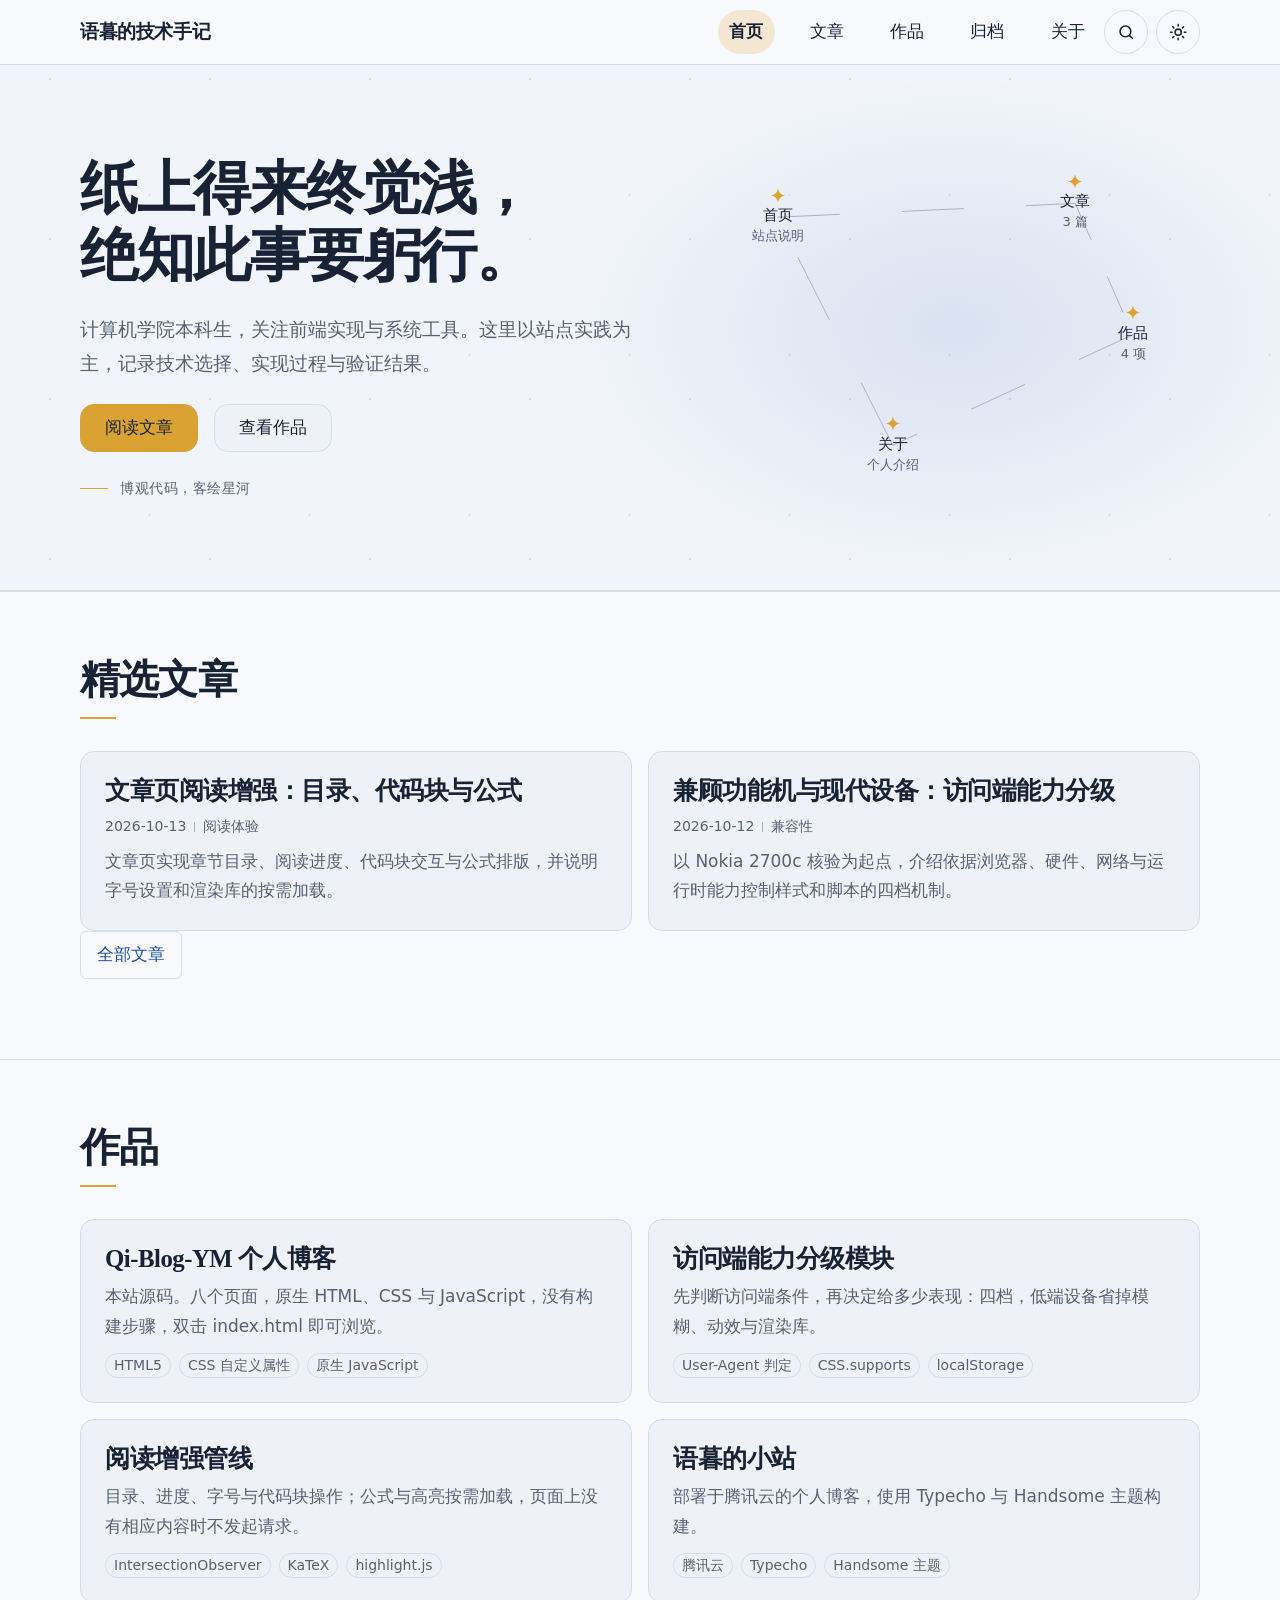
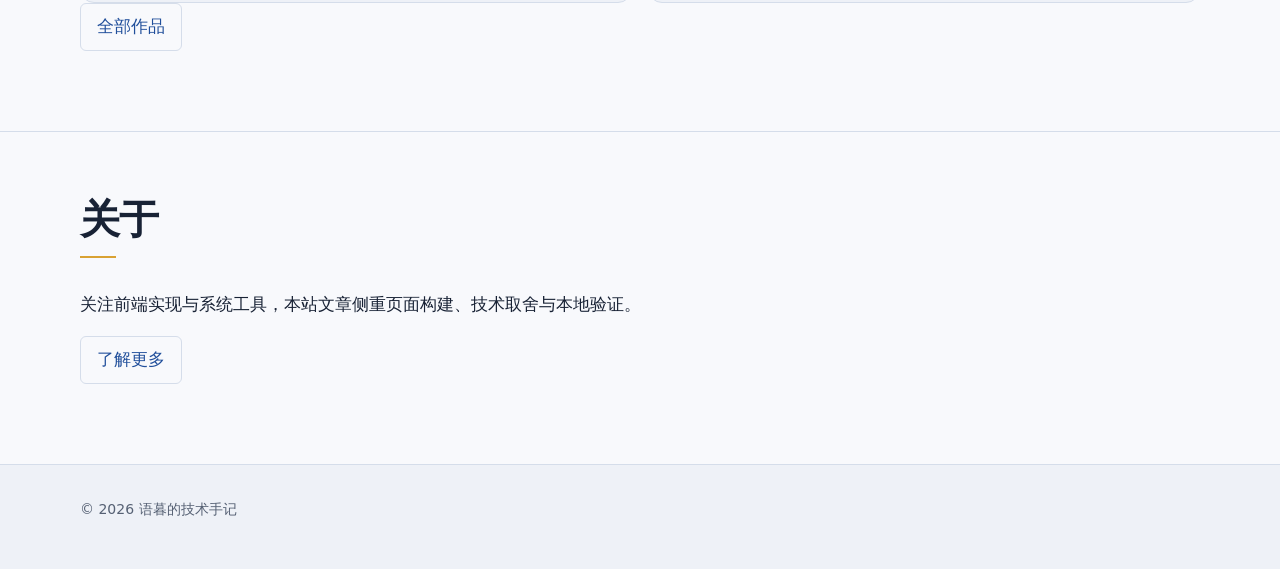
<file: index.html>
<!DOCTYPE html>
<html lang="zh-CN" data-theme="light">
<head>
  <meta charset="utf-8">
  <meta name="viewport" content="width=device-width, initial-scale=1">
  <meta name="color-scheme" content="light dark">
  <title>语暮的技术手记</title>
  <meta name="description" content="记录前端实现、系统工具与网站构建中的技术选择和验证过程。">
  <meta name="theme-color" content="#f8f9fc">
  <link rel="manifest" href="manifest.webmanifest?v=2">
  <link rel="apple-touch-icon" href="assets/icons/icon-192.png">
  <link rel="icon" href="assets/favicon.svg" type="image/svg+xml">
  <meta property="og:site_name" content="语暮的技术手记">
  <meta property="og:type" content="website">
  <meta property="og:title" content="语暮的技术手记">
  <meta property="og:description" content="记录前端实现、系统工具与网站构建中的技术选择和验证过程。">
  <meta property="og:locale" content="zh_CN">
  <link rel="stylesheet" href="assets/styles/tokens.css?v=9">
  <link rel="stylesheet" href="assets/styles/base.css?v=10">
  <script src="assets/scripts/capability.js?v=9"></script>
  <script src="assets/scripts/main.js?v=9" defer></script>
  <script src="assets/scripts/chart.js?v=10" defer></script>
</head>
<body>
  <a class="skip-link" href="#main">跳到主要内容</a>

  <header class="site-header">
    <div class="container header-inner">
      <a class="brand" href="index.html">语暮的技术手记</a>

      <nav id="site-nav" class="site-nav" aria-label="主导航">
        <ul>
          <li><a href="index.html" aria-current="page">首页</a></li>
          <li><a href="pages/posts.html">文章</a></li>
          <li><a href="pages/works.html">作品</a></li>
          <li><a href="pages/archive.html">归档</a></li>
          <li><a href="pages/about.html">关于</a></li>
        </ul>
      </nav>

      <button class="icon-button search-toggle" type="button" aria-expanded="false" aria-controls="search-panel" title="搜索文章">
        <span class="visually-hidden">搜索文章</span>
        <svg viewBox="0 0 24 24" fill="none" stroke="currentColor" stroke-width="2" stroke-linecap="round" stroke-linejoin="round" aria-hidden="true" focusable="false">
          <circle cx="11" cy="11" r="7"></circle>
          <path d="m20 20-3.5-3.5"></path>
        </svg>
      </button>      <button class="icon-button theme-toggle" type="button" aria-pressed="false" title="切换明暗主题">
        <span class="visually-hidden">切换明暗主题</span>
        <svg class="icon-sun" viewBox="0 0 24 24" fill="none" stroke="currentColor" stroke-width="2" stroke-linecap="round" stroke-linejoin="round" aria-hidden="true" focusable="false">
          <circle cx="12" cy="12" r="4"></circle>
          <path d="M12 2v2M12 20v2M4.93 4.93l1.41 1.41M17.66 17.66l1.41 1.41M2 12h2M20 12h2M6.34 17.66l-1.41 1.41M19.07 4.93l-1.41 1.41"></path>
        </svg>
        <svg class="icon-moon" viewBox="0 0 24 24" fill="none" stroke="currentColor" stroke-width="2" stroke-linecap="round" stroke-linejoin="round" aria-hidden="true" focusable="false">
          <path d="M12 3a6 6 0 0 0 9 9 9 9 0 1 1-9-9Z"></path>
        </svg>
      </button>

      <button class="icon-button nav-toggle" type="button" aria-expanded="false" aria-controls="site-nav" title="展开导航">
        <span class="visually-hidden">展开导航</span>
        <svg viewBox="0 0 24 24" fill="none" stroke="currentColor" stroke-width="2" stroke-linecap="round" aria-hidden="true" focusable="false">
          <path d="M3 7h18"></path>
          <path d="M3 12h18"></path>
          <path d="M3 17h18"></path>
        </svg>
      </button>
    </div>
  </header>

  <main id="main">
    <section class="section hero">
      <div class="container hero-inner">
        <div class="hero-copy">
          <h1>纸上得来终觉浅，绝知此事要躬行。</h1>
          <p class="lede">计算机学院本科生，关注前端实现与系统工具。这里以站点实践为主，记录技术选择、实现过程与验证结果。</p>
          <ul class="actions">
            <li><a href="pages/posts.html" data-variant="primary">阅读文章</a></li>
            <li><a href="pages/works.html">查看作品</a></li>
          </ul>
          <p class="hero-motto">博观代码，客绘星河</p>
        </div>

        <nav class="star-chart" aria-label="站点星图" aria-describedby="chart-help">
          <div class="chart-canvas">
            <svg class="chart-lines" viewBox="0 0 100 100" preserveAspectRatio="none" aria-hidden="true" focusable="false">
              <path pathLength="100" d="M12 18 L74 14"></path>
              <path pathLength="100" d="M74 14 L86 52"></path>
              <path pathLength="100" d="M86 52 L36 84"></path>
              <path pathLength="100" d="M36 84 L12 18"></path>
            </svg>
            <ul class="chart-nodes">
              <li class="chart-node chart-node-home">
                <a href="index.html" aria-current="page">
                  <svg class="chart-spark" viewBox="0 0 24 24" fill="currentColor" aria-hidden="true" focusable="false">
                    <path d="M12 0c1 7 5 11 12 12-7 1-11 5-12 12-1-7-5-11-12-12 7-1 11-5 12-12Z"></path>
                  </svg>
                  <span class="chart-label">首页</span>
                  <span class="chart-meta">站点说明</span>
                </a>
              </li>
              <li class="chart-node chart-node-posts">
                <a href="pages/posts.html">
                  <svg class="chart-spark" viewBox="0 0 24 24" fill="currentColor" aria-hidden="true" focusable="false">
                    <path d="M12 0c1 7 5 11 12 12-7 1-11 5-12 12-1-7-5-11-12-12 7-1 11-5 12-12Z"></path>
                  </svg>
                  <span class="chart-label">文章</span>
                  <span class="chart-meta">3 篇</span>
                </a>
              </li>
              <li class="chart-node chart-node-works">
                <a href="pages/works.html">
                  <svg class="chart-spark" viewBox="0 0 24 24" fill="currentColor" aria-hidden="true" focusable="false">
                    <path d="M12 0c1 7 5 11 12 12-7 1-11 5-12 12-1-7-5-11-12-12 7-1 11-5 12-12Z"></path>
                  </svg>
                  <span class="chart-label">作品</span>
                  <span class="chart-meta">4 项</span>
                </a>
              </li>
              <li class="chart-node chart-node-about">
                <a href="pages/about.html">
                  <svg class="chart-spark" viewBox="0 0 24 24" fill="currentColor" aria-hidden="true" focusable="false">
                    <path d="M12 0c1 7 5 11 12 12-7 1-11 5-12 12-1-7-5-11-12-12 7-1 11-5 12-12Z"></path>
                  </svg>
                  <span class="chart-label">关于</span>
                  <span class="chart-meta">个人介绍</span>
                </a>
              </li>
            </ul>
          </div>
        </nav>
        <p id="chart-help" class="visually-hidden">星图的四个节点可用方向键移动位置，按住 Shift 加快，按 Home 让该节点回到初始位置；滚轮可放大，双击空白处或按 Esc 回到初始状态。</p>
      </div>
    </section>

    <section class="section">
      <div class="container">
        <h2 data-reveal>精选文章</h2>
        <ul class="card-list">
          <li data-reveal>
            <article>
              <h3 class="list-title"><a href="pages/post-reader.html">文章页阅读增强：目录、代码块与公式</a></h3>
              <p class="meta"><time datetime="2026-10-13">2026-10-13</time><span>阅读体验</span></p>
              <p class="summary">文章页实现章节目录、阅读进度、代码块交互与公式排版，并说明字号设置和渲染库的按需加载。</p>
            </article>
          </li>
          <li data-reveal>
            <article>
              <h3 class="list-title"><a href="pages/post-capability.html">兼顾功能机与现代设备：访问端能力分级</a></h3>
              <p class="meta"><time datetime="2026-10-12">2026-10-12</time><span>兼容性</span></p>
              <p class="summary">以 Nokia 2700c 核验为起点，介绍依据浏览器、硬件、网络与运行时能力控制样式和脚本的四档机制。</p>
            </article>
          </li>
        </ul>
        <p><a class="link-action" href="pages/posts.html">全部文章</a></p>
      </div>
    </section>

    <section class="section">
      <div class="container">
        <h2 data-reveal>作品</h2>
        <ul class="card-list">
          <li data-reveal>
            <article>
              <h3 class="list-title"><a href="pages/works.html">Qi-Blog-YM 个人博客</a></h3>
              <p class="summary">本站源码。八个页面，原生 HTML、CSS 与 JavaScript，没有构建步骤，双击 index.html 即可浏览。</p>
              <ul class="tags">
                <li>HTML5</li>
                <li>CSS 自定义属性</li>
                <li>原生 JavaScript</li>
              </ul>
            </article>
          </li>
          <li data-reveal>
            <article>
              <h3 class="list-title"><a href="pages/works.html">访问端能力分级模块</a></h3>
              <p class="summary">先判断访问端条件，再决定给多少表现：四档，低端设备省掉模糊、动效与渲染库。</p>
              <ul class="tags">
                <li>User-Agent 判定</li>
                <li>CSS.supports</li>
                <li>localStorage</li>
              </ul>
            </article>
          </li>
          <li data-reveal>
            <article>
              <h3 class="list-title"><a href="pages/works.html">阅读增强管线</a></h3>
              <p class="summary">目录、进度、字号与代码块操作；公式与高亮按需加载，页面上没有相应内容时不发起请求。</p>
              <ul class="tags">
                <li>IntersectionObserver</li>
                <li>KaTeX</li>
                <li>highlight.js</li>
              </ul>
            </article>
          </li>
          <li data-reveal>
            <article>
              <h3 class="list-title"><a href="https://blog.vesperrill.top/" target="_blank" rel="noopener noreferrer">语暮的小站</a></h3>
              <p class="summary">部署于腾讯云的个人博客，使用 Typecho 与 Handsome 主题构建。</p>
              <ul class="tags">
                <li>腾讯云</li>
                <li>Typecho</li>
                <li>Handsome 主题</li>
              </ul>
            </article>
          </li>
        </ul>
        <p><a class="link-action" href="pages/works.html">全部作品</a></p>
      </div>
    </section>

    <section class="section">
      <div class="container">
        <h2>关于</h2>
        <p>关注前端实现与系统工具，本站文章侧重页面构建、技术取舍与本地验证。</p>
        <p><a class="link-action" href="pages/about.html">了解更多</a></p>
      </div>
    </section>
  </main>

  <footer class="site-footer">
    <div class="container">
      <p>© <span data-year>2026</span> 语暮的技术手记</p>
    </div>
  </footer>
  <div class="search-panel" id="search-panel" hidden>
    <div class="search-box" role="dialog" aria-modal="true" aria-labelledby="search-heading">
      <h2 class="visually-hidden" id="search-heading">站内搜索</h2>
      <div class="search-bar">
        <svg class="search-icon" viewBox="0 0 24 24" fill="none" stroke="currentColor" stroke-width="2" stroke-linecap="round" stroke-linejoin="round" aria-hidden="true" focusable="false">
          <circle cx="11" cy="11" r="7"></circle>
          <path d="m20 20-3.5-3.5"></path>
        </svg>
        <input type="search" class="search-input" placeholder="搜索文章" aria-label="输入关键词搜索文章" autocomplete="off">
        <button type="button" class="search-dismiss" aria-label="关闭搜索">
          <svg viewBox="0 0 24 24" fill="none" stroke="currentColor" stroke-width="2" stroke-linecap="round" aria-hidden="true" focusable="false">
            <path d="M6 6l12 12"></path>
            <path d="M18 6 6 18"></path>
          </svg>
        </button>
      </div>
      <p class="search-status" role="status" aria-live="polite"></p>
      <ul class="search-results"></ul>
    </div>
  </div>

</body>
</html>
</file>
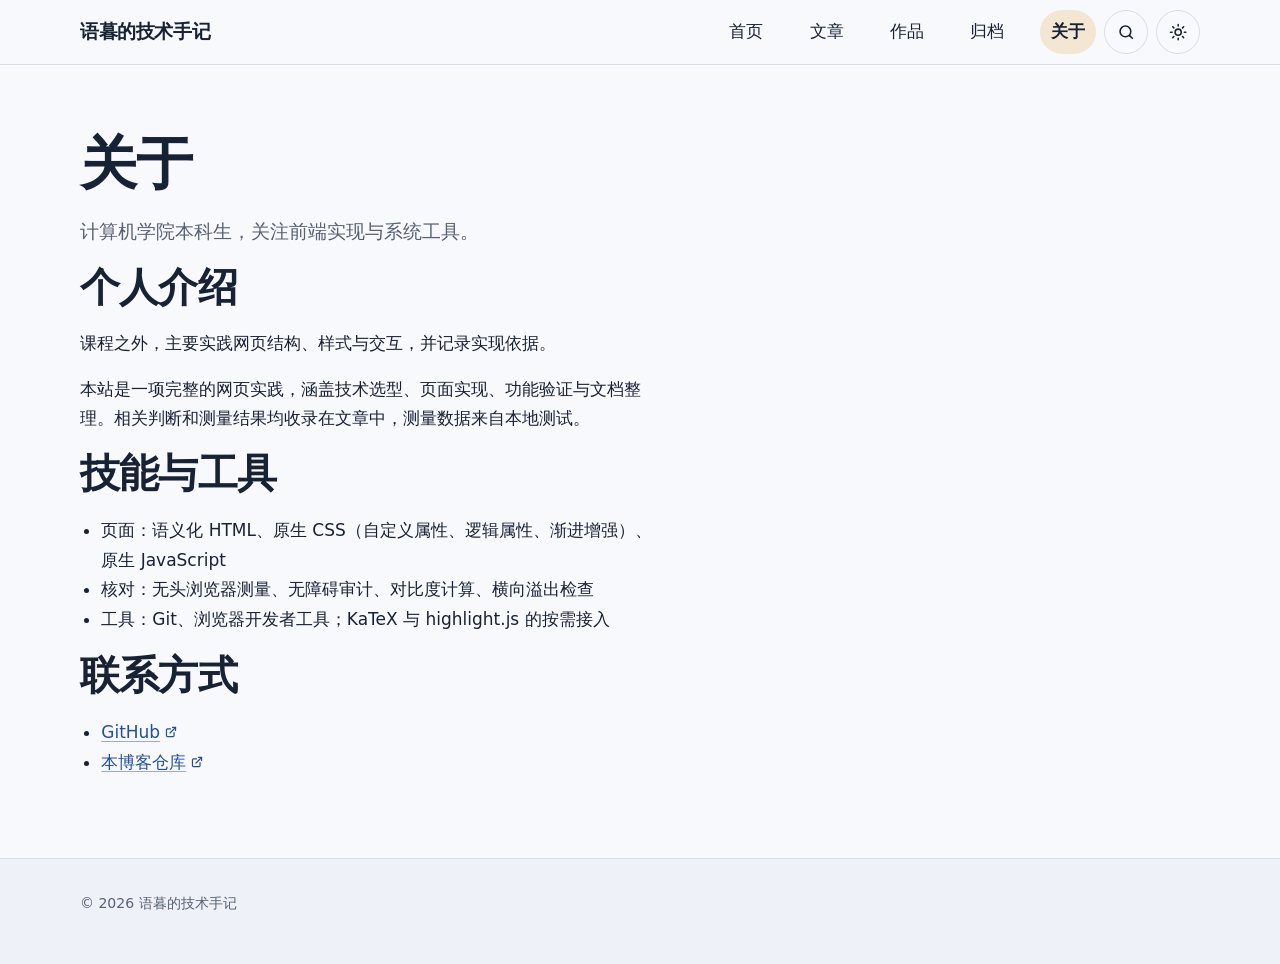
<file: pages/about.html>
<!DOCTYPE html>
<html lang="zh-CN" data-theme="light">
<head>
  <meta charset="utf-8">
  <meta name="viewport" content="width=device-width, initial-scale=1">
  <meta name="color-scheme" content="light dark">
  <title>关于 · 语暮的技术手记</title>
  <meta name="description" content="计算机学院本科生，关注前端实现与系统工具，记录网站构建、技术选择和验证过程。">
  <meta name="theme-color" content="#f8f9fc">
  <link rel="manifest" href="../manifest.webmanifest?v=2">
  <link rel="apple-touch-icon" href="../assets/icons/icon-192.png">
  <link rel="icon" href="../assets/favicon.svg" type="image/svg+xml">
  <meta property="og:site_name" content="语暮的技术手记">
  <meta property="og:type" content="website">
  <meta property="og:title" content="关于">
  <meta property="og:description" content="计算机学院本科生，关注前端实现与系统工具，记录网站构建、技术选择和验证过程。">
  <meta property="og:locale" content="zh_CN">
  <link rel="stylesheet" href="../assets/styles/tokens.css?v=9">
  <link rel="stylesheet" href="../assets/styles/base.css?v=10">
  <script src="../assets/scripts/capability.js?v=9"></script>
  <script src="../assets/scripts/main.js?v=9" defer></script>
</head>
<body>
  <a class="skip-link" href="#main">跳到主要内容</a>

  <header class="site-header">
    <div class="container header-inner">
      <a class="brand" href="../index.html">语暮的技术手记</a>

      <nav id="site-nav" class="site-nav" aria-label="主导航">
        <ul>
          <li><a href="../index.html">首页</a></li>
          <li><a href="posts.html">文章</a></li>
          <li><a href="works.html">作品</a></li>
          <li><a href="archive.html">归档</a></li>
          <li><a href="about.html" aria-current="page">关于</a></li>
        </ul>
      </nav>

      <button class="icon-button search-toggle" type="button" aria-expanded="false" aria-controls="search-panel" title="搜索文章">
        <span class="visually-hidden">搜索文章</span>
        <svg viewBox="0 0 24 24" fill="none" stroke="currentColor" stroke-width="2" stroke-linecap="round" stroke-linejoin="round" aria-hidden="true" focusable="false">
          <circle cx="11" cy="11" r="7"></circle>
          <path d="m20 20-3.5-3.5"></path>
        </svg>
      </button>      <button class="icon-button theme-toggle" type="button" aria-pressed="false" title="切换明暗主题">
        <span class="visually-hidden">切换明暗主题</span>
        <svg class="icon-sun" viewBox="0 0 24 24" fill="none" stroke="currentColor" stroke-width="2" stroke-linecap="round" stroke-linejoin="round" aria-hidden="true" focusable="false">
          <circle cx="12" cy="12" r="4"></circle>
          <path d="M12 2v2M12 20v2M4.93 4.93l1.41 1.41M17.66 17.66l1.41 1.41M2 12h2M20 12h2M6.34 17.66l-1.41 1.41M19.07 4.93l-1.41 1.41"></path>
        </svg>
        <svg class="icon-moon" viewBox="0 0 24 24" fill="none" stroke="currentColor" stroke-width="2" stroke-linecap="round" stroke-linejoin="round" aria-hidden="true" focusable="false">
          <path d="M12 3a6 6 0 0 0 9 9 9 9 0 1 1-9-9Z"></path>
        </svg>
      </button>

      <button class="icon-button nav-toggle" type="button" aria-expanded="false" aria-controls="site-nav" title="展开导航">
        <span class="visually-hidden">展开导航</span>
        <svg viewBox="0 0 24 24" fill="none" stroke="currentColor" stroke-width="2" stroke-linecap="round" aria-hidden="true" focusable="false">
          <path d="M3 7h18"></path>
          <path d="M3 12h18"></path>
          <path d="M3 17h18"></path>
        </svg>
      </button>
    </div>
  </header>

  <main id="main">
    <section class="section">
      <div class="container">
        <h1>关于</h1>
        <p class="lede">计算机学院本科生，关注前端实现与系统工具。</p>

        <div class="prose">
          <h2>个人介绍</h2>
          <p>课程之外，主要实践网页结构、样式与交互，并记录实现依据。</p>
          <p>本站是一项完整的网页实践，涵盖技术选型、页面实现、功能验证与文档整理。相关判断和测量结果均收录在文章中，测量数据来自本地测试。</p>

          <h2>技能与工具</h2>
          <ul>
            <li>页面：语义化 HTML、原生 CSS（自定义属性、逻辑属性、渐进增强）、原生 JavaScript</li>
            <li>核对：无头浏览器测量、无障碍审计、对比度计算、横向溢出检查</li>
            <li>工具：Git、浏览器开发者工具；KaTeX 与 highlight.js 的按需接入</li>
          </ul>

          <h2>联系方式</h2>
          <ul>
            <li><a href="https://github.com/Yumu-banxia">GitHub</a></li>
            <li><a href="https://github.com/Yumu-banxia/Qi-Blog-YM">本博客仓库</a></li>
          </ul>
        </div>
      </div>
    </section>
  </main>

  <footer class="site-footer">
    <div class="container">
      <p>© <span data-year>2026</span> 语暮的技术手记</p>
    </div>
  </footer>
  <div class="search-panel" id="search-panel" hidden>
    <div class="search-box" role="dialog" aria-modal="true" aria-labelledby="search-heading">
      <h2 class="visually-hidden" id="search-heading">站内搜索</h2>
      <div class="search-bar">
        <svg class="search-icon" viewBox="0 0 24 24" fill="none" stroke="currentColor" stroke-width="2" stroke-linecap="round" stroke-linejoin="round" aria-hidden="true" focusable="false">
          <circle cx="11" cy="11" r="7"></circle>
          <path d="m20 20-3.5-3.5"></path>
        </svg>
        <input type="search" class="search-input" placeholder="搜索文章" aria-label="输入关键词搜索文章" autocomplete="off">
        <button type="button" class="search-dismiss" aria-label="关闭搜索">
          <svg viewBox="0 0 24 24" fill="none" stroke="currentColor" stroke-width="2" stroke-linecap="round" aria-hidden="true" focusable="false">
            <path d="M6 6l12 12"></path>
            <path d="M18 6 6 18"></path>
          </svg>
        </button>
      </div>
      <p class="search-status" role="status" aria-live="polite"></p>
      <ul class="search-results"></ul>
    </div>
  </div>

</body>
</html>
</file>
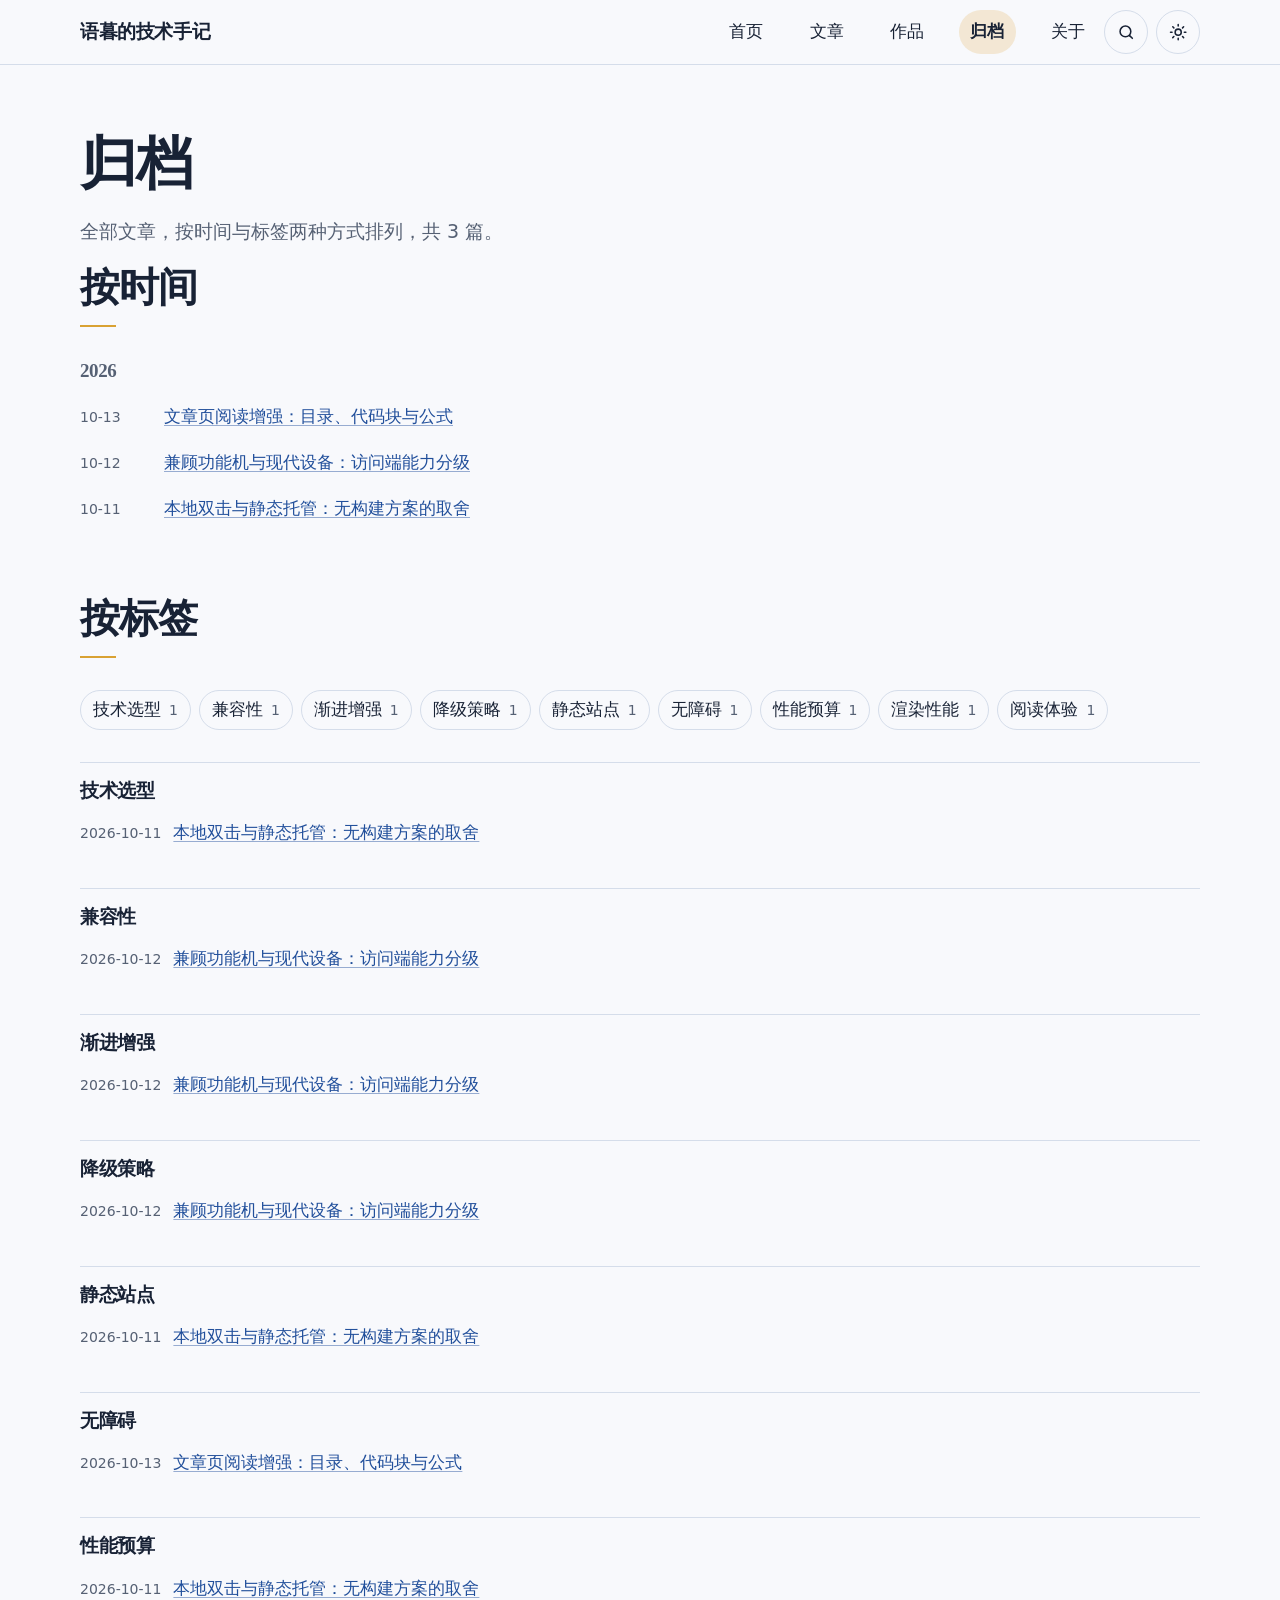
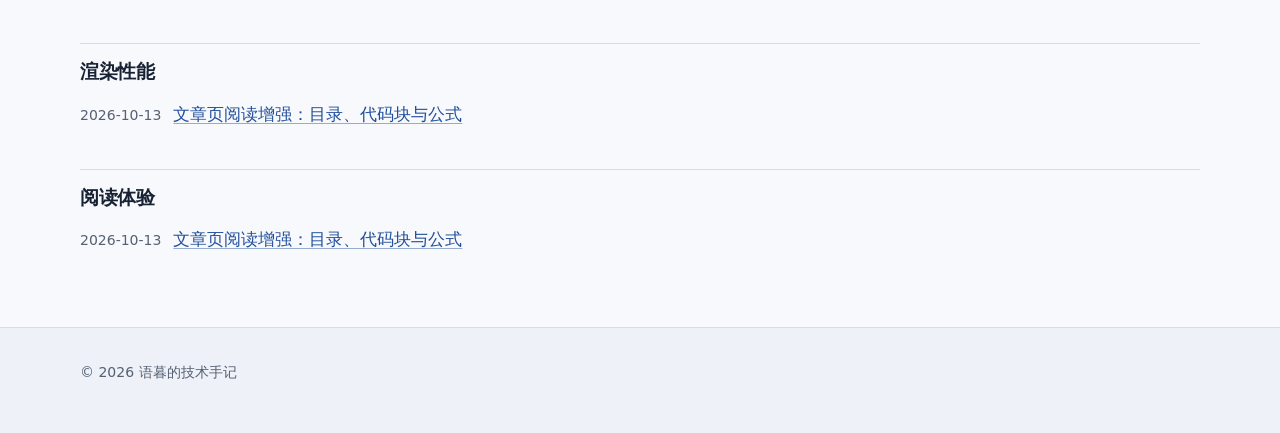
<file: pages/archive.html>
<!DOCTYPE html>
<html lang="zh-CN" data-theme="light">
<head>
  <meta charset="utf-8">
  <meta name="viewport" content="width=device-width, initial-scale=1">
  <meta name="color-scheme" content="light dark">
  <title>归档 · 语暮的技术手记</title>
  <meta name="description" content="全部文章，按时间与标签两种方式排列。">
  <meta name="theme-color" content="#f8f9fc">
  <link rel="manifest" href="../manifest.webmanifest?v=2">
  <link rel="apple-touch-icon" href="../assets/icons/icon-192.png">
  <link rel="icon" href="../assets/favicon.svg" type="image/svg+xml">
  <meta property="og:site_name" content="语暮的技术手记">
  <meta property="og:type" content="website">
  <meta property="og:title" content="归档">
  <meta property="og:description" content="全部文章，按时间与标签两种方式排列。">
  <meta property="og:locale" content="zh_CN">
  <link rel="stylesheet" href="../assets/styles/tokens.css?v=9">
  <link rel="stylesheet" href="../assets/styles/base.css?v=10">
  <script src="../assets/scripts/capability.js?v=9"></script>
  <script src="../assets/scripts/main.js?v=9" defer></script>
</head>
<body>
  <a class="skip-link" href="#main">跳到主要内容</a>

  <header class="site-header">
    <div class="container header-inner">
      <a class="brand" href="../index.html">语暮的技术手记</a>

      <nav id="site-nav" class="site-nav" aria-label="主导航">
        <ul>
          <li><a href="../index.html">首页</a></li>
          <li><a href="posts.html">文章</a></li>
          <li><a href="works.html">作品</a></li>
          <li><a href="archive.html" aria-current="page">归档</a></li>
          <li><a href="about.html">关于</a></li>
        </ul>
      </nav>

      <button class="icon-button search-toggle" type="button" aria-expanded="false" aria-controls="search-panel" title="搜索文章">
        <span class="visually-hidden">搜索文章</span>
        <svg viewBox="0 0 24 24" fill="none" stroke="currentColor" stroke-width="2" stroke-linecap="round" stroke-linejoin="round" aria-hidden="true" focusable="false">
          <circle cx="11" cy="11" r="7"></circle>
          <path d="m20 20-3.5-3.5"></path>
        </svg>
      </button>

      <button class="icon-button theme-toggle" type="button" aria-pressed="false" title="切换明暗主题">
        <span class="visually-hidden">切换明暗主题</span>
        <svg class="icon-sun" viewBox="0 0 24 24" fill="none" stroke="currentColor" stroke-width="2" stroke-linecap="round" stroke-linejoin="round" aria-hidden="true" focusable="false">
          <circle cx="12" cy="12" r="4"></circle>
          <path d="M12 2v2M12 20v2M4.93 4.93l1.41 1.41M17.66 17.66l1.41 1.41M2 12h2M20 12h2M6.34 17.66l-1.41 1.41M19.07 4.93l-1.41 1.41"></path>
        </svg>
        <svg class="icon-moon" viewBox="0 0 24 24" fill="none" stroke="currentColor" stroke-width="2" stroke-linecap="round" stroke-linejoin="round" aria-hidden="true" focusable="false">
          <path d="M12 3a6 6 0 0 0 9 9 9 9 0 1 1-9-9Z"></path>
        </svg>
      </button>

      <button class="icon-button nav-toggle" type="button" aria-expanded="false" aria-controls="site-nav" title="展开导航">
        <span class="visually-hidden">展开导航</span>
        <svg viewBox="0 0 24 24" fill="none" stroke="currentColor" stroke-width="2" stroke-linecap="round" aria-hidden="true" focusable="false">
          <path d="M3 7h18"></path>
          <path d="M3 12h18"></path>
          <path d="M3 17h18"></path>
        </svg>
      </button>
    </div>
  </header>

  <main id="main">
    <section class="section">
      <div class="container">
        <h1>归档</h1>
        <p class="lede">全部文章，按时间与标签两种方式排列，共 3 篇。</p>

        <h2>按时间</h2>
        <ul class="archive-years">
          <li class="archive-year">
            <h3>2026</h3>
            <ul class="archive-items">
            <li><time datetime="2026-10-13">10-13</time><a href="post-reader.html">文章页阅读增强：目录、代码块与公式</a></li>
            <li><time datetime="2026-10-12">10-12</time><a href="post-capability.html">兼顾功能机与现代设备：访问端能力分级</a></li>
            <li><time datetime="2026-10-11">10-11</time><a href="post-no-build.html">本地双击与静态托管：无构建方案的取舍</a></li>
            </ul>
          </li>
        </ul>

        <h2>按标签</h2>
        <ul class="tag-cloud">
            <li><a href="#tag-技术选型">技术选型<span class="tag-count">1</span></a></li>
            <li><a href="#tag-兼容性">兼容性<span class="tag-count">1</span></a></li>
            <li><a href="#tag-渐进增强">渐进增强<span class="tag-count">1</span></a></li>
            <li><a href="#tag-降级策略">降级策略<span class="tag-count">1</span></a></li>
            <li><a href="#tag-静态站点">静态站点<span class="tag-count">1</span></a></li>
            <li><a href="#tag-无障碍">无障碍<span class="tag-count">1</span></a></li>
            <li><a href="#tag-性能预算">性能预算<span class="tag-count">1</span></a></li>
            <li><a href="#tag-渲染性能">渲染性能<span class="tag-count">1</span></a></li>
            <li><a href="#tag-阅读体验">阅读体验<span class="tag-count">1</span></a></li>
        </ul>

        <div class="tag-groups">
          <section class="tag-group" id="tag-技术选型" aria-labelledby="tag-技术选型-title">
            <h3 id="tag-技术选型-title">技术选型</h3>
            <ul class="archive-items">
              <li><time datetime="2026-10-11">2026-10-11</time><a href="post-no-build.html">本地双击与静态托管：无构建方案的取舍</a></li>
            </ul>
          </section>
          <section class="tag-group" id="tag-兼容性" aria-labelledby="tag-兼容性-title">
            <h3 id="tag-兼容性-title">兼容性</h3>
            <ul class="archive-items">
              <li><time datetime="2026-10-12">2026-10-12</time><a href="post-capability.html">兼顾功能机与现代设备：访问端能力分级</a></li>
            </ul>
          </section>
          <section class="tag-group" id="tag-渐进增强" aria-labelledby="tag-渐进增强-title">
            <h3 id="tag-渐进增强-title">渐进增强</h3>
            <ul class="archive-items">
              <li><time datetime="2026-10-12">2026-10-12</time><a href="post-capability.html">兼顾功能机与现代设备：访问端能力分级</a></li>
            </ul>
          </section>
          <section class="tag-group" id="tag-降级策略" aria-labelledby="tag-降级策略-title">
            <h3 id="tag-降级策略-title">降级策略</h3>
            <ul class="archive-items">
              <li><time datetime="2026-10-12">2026-10-12</time><a href="post-capability.html">兼顾功能机与现代设备：访问端能力分级</a></li>
            </ul>
          </section>
          <section class="tag-group" id="tag-静态站点" aria-labelledby="tag-静态站点-title">
            <h3 id="tag-静态站点-title">静态站点</h3>
            <ul class="archive-items">
              <li><time datetime="2026-10-11">2026-10-11</time><a href="post-no-build.html">本地双击与静态托管：无构建方案的取舍</a></li>
            </ul>
          </section>
          <section class="tag-group" id="tag-无障碍" aria-labelledby="tag-无障碍-title">
            <h3 id="tag-无障碍-title">无障碍</h3>
            <ul class="archive-items">
              <li><time datetime="2026-10-13">2026-10-13</time><a href="post-reader.html">文章页阅读增强：目录、代码块与公式</a></li>
            </ul>
          </section>
          <section class="tag-group" id="tag-性能预算" aria-labelledby="tag-性能预算-title">
            <h3 id="tag-性能预算-title">性能预算</h3>
            <ul class="archive-items">
              <li><time datetime="2026-10-11">2026-10-11</time><a href="post-no-build.html">本地双击与静态托管：无构建方案的取舍</a></li>
            </ul>
          </section>
          <section class="tag-group" id="tag-渲染性能" aria-labelledby="tag-渲染性能-title">
            <h3 id="tag-渲染性能-title">渲染性能</h3>
            <ul class="archive-items">
              <li><time datetime="2026-10-13">2026-10-13</time><a href="post-reader.html">文章页阅读增强：目录、代码块与公式</a></li>
            </ul>
          </section>
          <section class="tag-group" id="tag-阅读体验" aria-labelledby="tag-阅读体验-title">
            <h3 id="tag-阅读体验-title">阅读体验</h3>
            <ul class="archive-items">
              <li><time datetime="2026-10-13">2026-10-13</time><a href="post-reader.html">文章页阅读增强：目录、代码块与公式</a></li>
            </ul>
          </section>
        </div>
      </div>
    </section>
  </main>

  <footer class="site-footer">
    <div class="container">
      <p>© <span data-year>2026</span> 语暮的技术手记</p>
    </div>
  </footer>

  <div class="search-panel" id="search-panel" hidden>
    <div class="search-box" role="dialog" aria-modal="true" aria-labelledby="search-heading">
      <h2 class="visually-hidden" id="search-heading">站内搜索</h2>
      <div class="search-bar">
        <svg class="search-icon" viewBox="0 0 24 24" fill="none" stroke="currentColor" stroke-width="2" stroke-linecap="round" stroke-linejoin="round" aria-hidden="true" focusable="false">
          <circle cx="11" cy="11" r="7"></circle>
          <path d="m20 20-3.5-3.5"></path>
        </svg>
        <input type="search" class="search-input" placeholder="搜索文章" aria-label="输入关键词搜索文章" autocomplete="off">
        <button type="button" class="search-dismiss" aria-label="关闭搜索">
          <svg viewBox="0 0 24 24" fill="none" stroke="currentColor" stroke-width="2" stroke-linecap="round" aria-hidden="true" focusable="false">
            <path d="M6 6l12 12"></path>
            <path d="M18 6 6 18"></path>
          </svg>
        </button>
      </div>
      <p class="search-status" role="status" aria-live="polite"></p>
      <ul class="search-results"></ul>
    </div>
  </div>

</body>
</html>
</file>
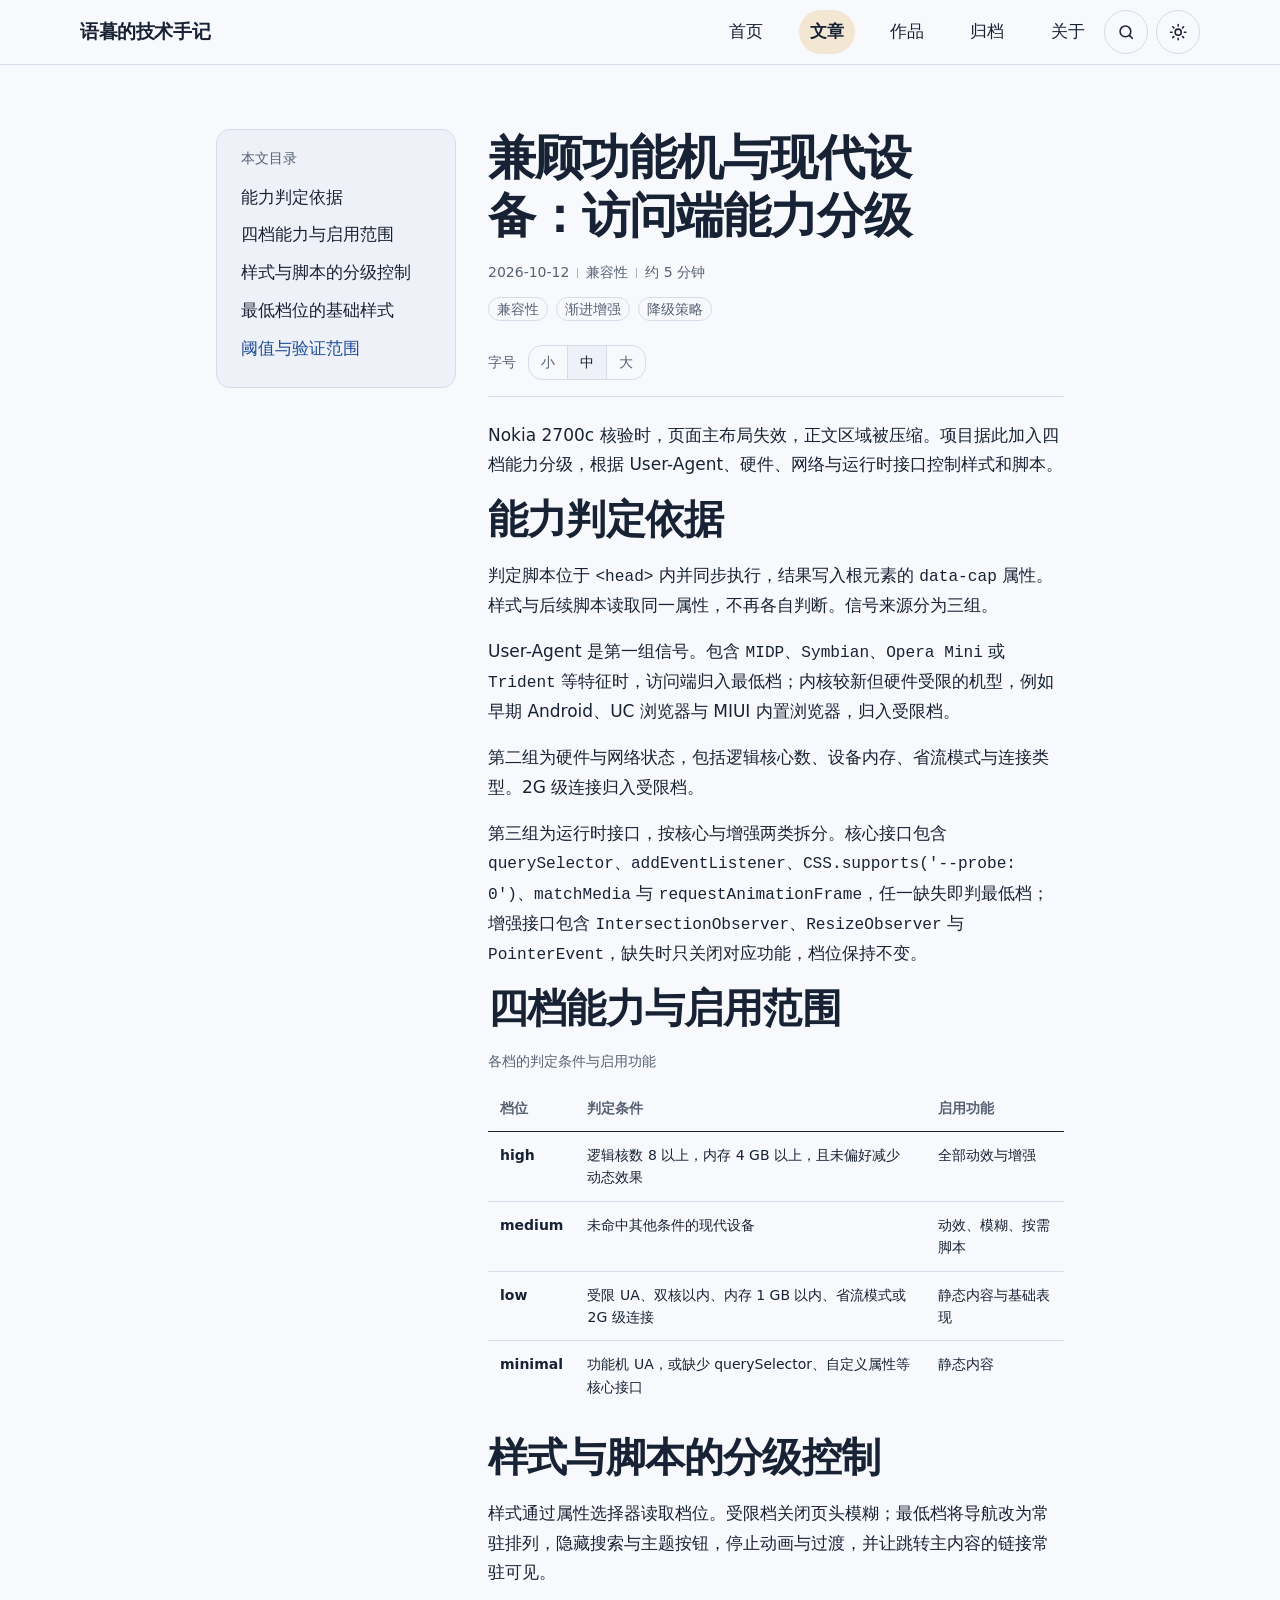
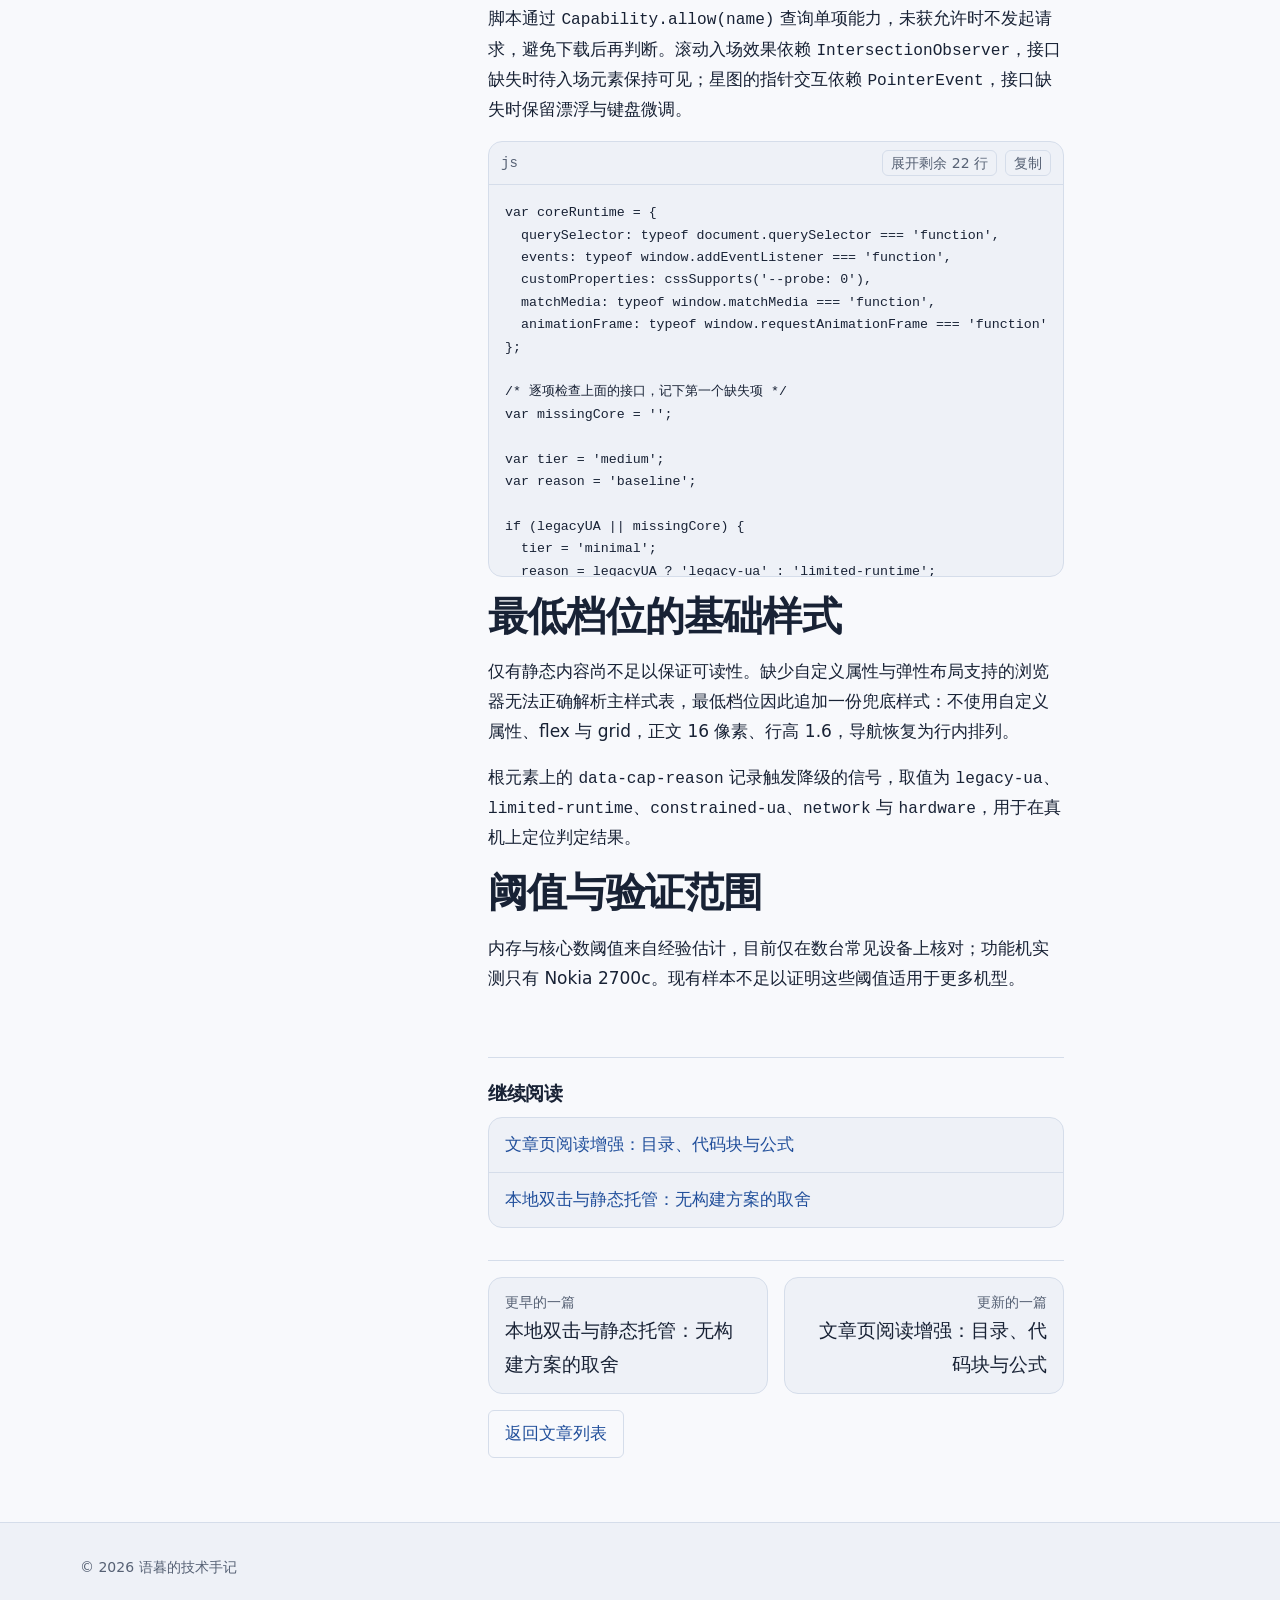
<file: pages/post-capability.html>
<!DOCTYPE html>
<html lang="zh-CN" data-theme="light">
<head>
  <meta charset="utf-8">
  <meta name="viewport" content="width=device-width, initial-scale=1">
  <meta name="color-scheme" content="light dark">
  <title>兼顾功能机与现代设备：访问端能力分级 · 语暮的技术手记</title>
  <meta name="description" content="以 Nokia 2700c 核验为起点，介绍依据浏览器、硬件、网络与运行时能力控制样式和脚本的四档机制。">
  <meta name="theme-color" content="#f8f9fc">
  <link rel="manifest" href="../manifest.webmanifest?v=2">
  <link rel="apple-touch-icon" href="../assets/icons/icon-192.png">
  <link rel="icon" href="../assets/favicon.svg" type="image/svg+xml">
  <meta property="og:site_name" content="语暮的技术手记">
  <meta property="og:type" content="article">
  <meta property="og:title" content="兼顾功能机与现代设备：访问端能力分级">
  <meta property="og:description" content="以 Nokia 2700c 核验为起点，介绍依据浏览器、硬件、网络与运行时能力控制样式和脚本的四档机制。">
  <meta property="og:locale" content="zh_CN">
  <script type="application/ld+json">
  {
    "@context": "https://schema.org",
    "@type": "BlogPosting",
    "headline": "兼顾功能机与现代设备：访问端能力分级",
    "datePublished": "2026-10-12",
    "inLanguage": "zh-CN",
    "author": { "@type": "Person", "name": "Yumu-banxia" },
    "isPartOf": { "@type": "Blog", "name": "语暮的技术手记" }
  }
  </script>
  <link rel="stylesheet" href="../assets/styles/tokens.css?v=9">
  <link rel="stylesheet" href="../assets/styles/base.css?v=10">
  <link rel="stylesheet" href="../assets/styles/article.css?v=11">
  <script src="../assets/scripts/capability.js?v=9"></script>
  <script src="../assets/scripts/main.js?v=9" defer></script>
  <script src="../assets/scripts/reader.js?v=10" defer></script>
</head>
<body>
  <a class="skip-link" href="#main">跳到主要内容</a>

  <header class="site-header">
    <div class="container header-inner">
      <a class="brand" href="../index.html">语暮的技术手记</a>

      <nav id="site-nav" class="site-nav" aria-label="主导航">
        <ul>
          <li><a href="../index.html">首页</a></li>
          <li><a href="posts.html" aria-current="page">文章</a></li>
          <li><a href="works.html">作品</a></li>
          <li><a href="archive.html">归档</a></li>
          <li><a href="about.html">关于</a></li>
        </ul>
      </nav>

      <button class="icon-button search-toggle" type="button" aria-expanded="false" aria-controls="search-panel" title="搜索文章">
        <span class="visually-hidden">搜索文章</span>
        <svg viewBox="0 0 24 24" fill="none" stroke="currentColor" stroke-width="2" stroke-linecap="round" stroke-linejoin="round" aria-hidden="true" focusable="false">
          <circle cx="11" cy="11" r="7"></circle>
          <path d="m20 20-3.5-3.5"></path>
        </svg>
      </button>      <button class="icon-button theme-toggle" type="button" aria-pressed="false" title="切换明暗主题">
        <span class="visually-hidden">切换明暗主题</span>
        <svg class="icon-sun" viewBox="0 0 24 24" fill="none" stroke="currentColor" stroke-width="2" stroke-linecap="round" stroke-linejoin="round" aria-hidden="true" focusable="false">
          <circle cx="12" cy="12" r="4"></circle>
          <path d="M12 2v2M12 20v2M4.93 4.93l1.41 1.41M17.66 17.66l1.41 1.41M2 12h2M20 12h2M6.34 17.66l-1.41 1.41M19.07 4.93l-1.41 1.41"></path>
        </svg>
        <svg class="icon-moon" viewBox="0 0 24 24" fill="none" stroke="currentColor" stroke-width="2" stroke-linecap="round" stroke-linejoin="round" aria-hidden="true" focusable="false">
          <path d="M12 3a6 6 0 0 0 9 9 9 9 0 1 1-9-9Z"></path>
        </svg>
      </button>

      <button class="icon-button nav-toggle" type="button" aria-expanded="false" aria-controls="site-nav" title="展开导航">
        <span class="visually-hidden">展开导航</span>
        <svg viewBox="0 0 24 24" fill="none" stroke="currentColor" stroke-width="2" stroke-linecap="round" aria-hidden="true" focusable="false">
          <path d="M3 7h18"></path>
          <path d="M3 12h18"></path>
          <path d="M3 17h18"></path>
        </svg>
      </button>
    </div>
  </header>

  <main id="main">
    <article class="section">
      <div class="container">
        <header class="article-head">
          <h1>兼顾功能机与现代设备：访问端能力分级</h1>
          <p class="meta"><time datetime="2026-10-12">2026-10-12</time><span>兼容性</span></p>
          <ul class="tags">
            <li>兼容性</li>
            <li>渐进增强</li>
            <li>降级策略</li>
          </ul>
        </header>

        <div class="prose">
          <p>Nokia 2700c 核验时，页面主布局失效，正文区域被压缩。项目据此加入四档能力分级，根据 User-Agent、硬件、网络与运行时接口控制样式和脚本。</p>

          <h2>能力判定依据</h2>
          <p>判定脚本位于 <code>&lt;head&gt;</code> 内并同步执行，结果写入根元素的 <code>data-cap</code> 属性。样式与后续脚本读取同一属性，不再各自判断。信号来源分为三组。</p>
          <p>User-Agent 是第一组信号。包含 <code>MIDP</code>、<code>Symbian</code>、<code>Opera Mini</code> 或 <code>Trident</code> 等特征时，访问端归入最低档；内核较新但硬件受限的机型，例如早期 Android、UC 浏览器与 MIUI 内置浏览器，归入受限档。</p>
          <p>第二组为硬件与网络状态，包括逻辑核心数、设备内存、省流模式与连接类型。2G 级连接归入受限档。</p>
          <p>第三组为运行时接口，按核心与增强两类拆分。核心接口包含 <code>querySelector</code>、<code>addEventListener</code>、<code>CSS.supports('--probe: 0')</code>、<code>matchMedia</code> 与 <code>requestAnimationFrame</code>，任一缺失即判最低档；增强接口包含 <code>IntersectionObserver</code>、<code>ResizeObserver</code> 与 <code>PointerEvent</code>，缺失时只关闭对应功能，档位保持不变。</p>

          <h2>四档能力与启用范围</h2>
          <div class="table-wrap" tabindex="0">
            <table>
              <caption>各档的判定条件与启用功能</caption>
              <thead>
                <tr>
                  <th scope="col">档位</th>
                  <th scope="col">判定条件</th>
                  <th scope="col">启用功能</th>
                </tr>
              </thead>
              <tbody>
                <tr>
                  <th scope="row">high</th>
                  <td>逻辑核数 8 以上，内存 4 GB 以上，且未偏好减少动态效果</td>
                  <td>全部动效与增强</td>
                </tr>
                <tr>
                  <th scope="row">medium</th>
                  <td>未命中其他条件的现代设备</td>
                  <td>动效、模糊、按需脚本</td>
                </tr>
                <tr>
                  <th scope="row">low</th>
                  <td>受限 UA、双核以内、内存 1 GB 以内、省流模式或 2G 级连接</td>
                  <td>静态内容与基础表现</td>
                </tr>
                <tr>
                  <th scope="row">minimal</th>
                  <td>功能机 UA，或缺少 querySelector、自定义属性等核心接口</td>
                  <td>静态内容</td>
                </tr>
              </tbody>
            </table>
          </div>

          <h2>样式与脚本的分级控制</h2>
          <p>样式通过属性选择器读取档位。受限档关闭页头模糊；最低档将导航改为常驻排列，隐藏搜索与主题按钮，停止动画与过渡，并让跳转主内容的链接常驻可见。</p>
          <p>脚本通过 <code>Capability.allow(name)</code> 查询单项能力，未获允许时不发起请求，避免下载后再判断。滚动入场效果依赖 <code>IntersectionObserver</code>，接口缺失时待入场元素保持可见；星图的指针交互依赖 <code>PointerEvent</code>，接口缺失时保留漂浮与键盘微调。</p>

          <pre><code class="language-js">var coreRuntime = {
  querySelector: typeof document.querySelector === 'function',
  events: typeof window.addEventListener === 'function',
  customProperties: cssSupports('--probe: 0'),
  matchMedia: typeof window.matchMedia === 'function',
  animationFrame: typeof window.requestAnimationFrame === 'function'
};

/* 逐项检查上面的接口，记下第一个缺失项 */
var missingCore = '';

var tier = 'medium';
var reason = 'baseline';

if (legacyUA || missingCore) {
  tier = 'minimal';
  reason = legacyUA ? 'legacy-ua' : 'limited-runtime';
} else if (CONSTRAINED_PATTERN.test(ua)) {
  tier = 'low';
  reason = 'constrained-ua';
} else if (saveData || slowNetwork) {
  tier = 'low';
  reason = 'network';
} else if ((cores &gt; 0 &amp;&amp; cores &lt;= 2) || (memory &gt; 0 &amp;&amp; memory &lt;= 1)) {
  tier = 'low';
  reason = 'hardware';
} else if (cores &gt;= 8 &amp;&amp; memory &gt;= 4 &amp;&amp; !prefersReducedMotion) {
  tier = 'high';
  reason = 'ample';
}

var features = {
  motion: (tier === 'high' || tier === 'medium') &amp;&amp; !prefersReducedMotion,
  optionalScripts: tier === 'high' || tier === 'medium'
};

root.setAttribute('data-cap', tier);
root.setAttribute('data-cap-reason', reason);</code></pre>

          <h2>最低档位的基础样式</h2>
          <p>仅有静态内容尚不足以保证可读性。缺少自定义属性与弹性布局支持的浏览器无法正确解析主样式表，最低档位因此追加一份兜底样式：不使用自定义属性、flex 与 grid，正文 16 像素、行高 1.6，导航恢复为行内排列。</p>
          <p>根元素上的 <code>data-cap-reason</code> 记录触发降级的信号，取值为 <code>legacy-ua</code>、<code>limited-runtime</code>、<code>constrained-ua</code>、<code>network</code> 与 <code>hardware</code>，用于在真机上定位判定结果。</p>

          <h2>阈值与验证范围</h2>
          <p>内存与核心数阈值来自经验估计，目前仅在数台常见设备上核对；功能机实测只有 Nokia 2700c。现有样本不足以证明这些阈值适用于更多机型。</p>
        </div>

        <nav class="related" aria-labelledby="related-title">
          <h2 class="related-title" id="related-title">继续阅读</h2>
          <ul class="related-list">
            <li><a href="post-reader.html">文章页阅读增强：目录、代码块与公式</a></li>
            <li><a href="post-no-build.html">本地双击与静态托管：无构建方案的取舍</a></li>
          </ul>
        </nav>

        <nav class="article-pager" aria-label="文章导航">
          <ul class="pager">
            <li class="pager-prev"><a href="post-no-build.html" rel="prev"><span class="pager-dir">更早的一篇</span><span class="pager-title">本地双击与静态托管：无构建方案的取舍</span></a></li>
            <li class="pager-next"><a href="post-reader.html" rel="next"><span class="pager-dir">更新的一篇</span><span class="pager-title">文章页阅读增强：目录、代码块与公式</span></a></li>
          </ul>
          <p class="pager-back"><a class="link-action" href="posts.html">返回文章列表</a></p>
        </nav>
      </div>
    </article>
  </main>

  <footer class="site-footer">
    <div class="container">
      <p>© <span data-year>2026</span> 语暮的技术手记</p>
    </div>
  </footer>
  <div class="search-panel" id="search-panel" hidden>
    <div class="search-box" role="dialog" aria-modal="true" aria-labelledby="search-heading">
      <h2 class="visually-hidden" id="search-heading">站内搜索</h2>
      <div class="search-bar">
        <svg class="search-icon" viewBox="0 0 24 24" fill="none" stroke="currentColor" stroke-width="2" stroke-linecap="round" stroke-linejoin="round" aria-hidden="true" focusable="false">
          <circle cx="11" cy="11" r="7"></circle>
          <path d="m20 20-3.5-3.5"></path>
        </svg>
        <input type="search" class="search-input" placeholder="搜索文章" aria-label="输入关键词搜索文章" autocomplete="off">
        <button type="button" class="search-dismiss" aria-label="关闭搜索">
          <svg viewBox="0 0 24 24" fill="none" stroke="currentColor" stroke-width="2" stroke-linecap="round" aria-hidden="true" focusable="false">
            <path d="M6 6l12 12"></path>
            <path d="M18 6 6 18"></path>
          </svg>
        </button>
      </div>
      <p class="search-status" role="status" aria-live="polite"></p>
      <ul class="search-results"></ul>
    </div>
  </div>

</body>
</html>
</file>
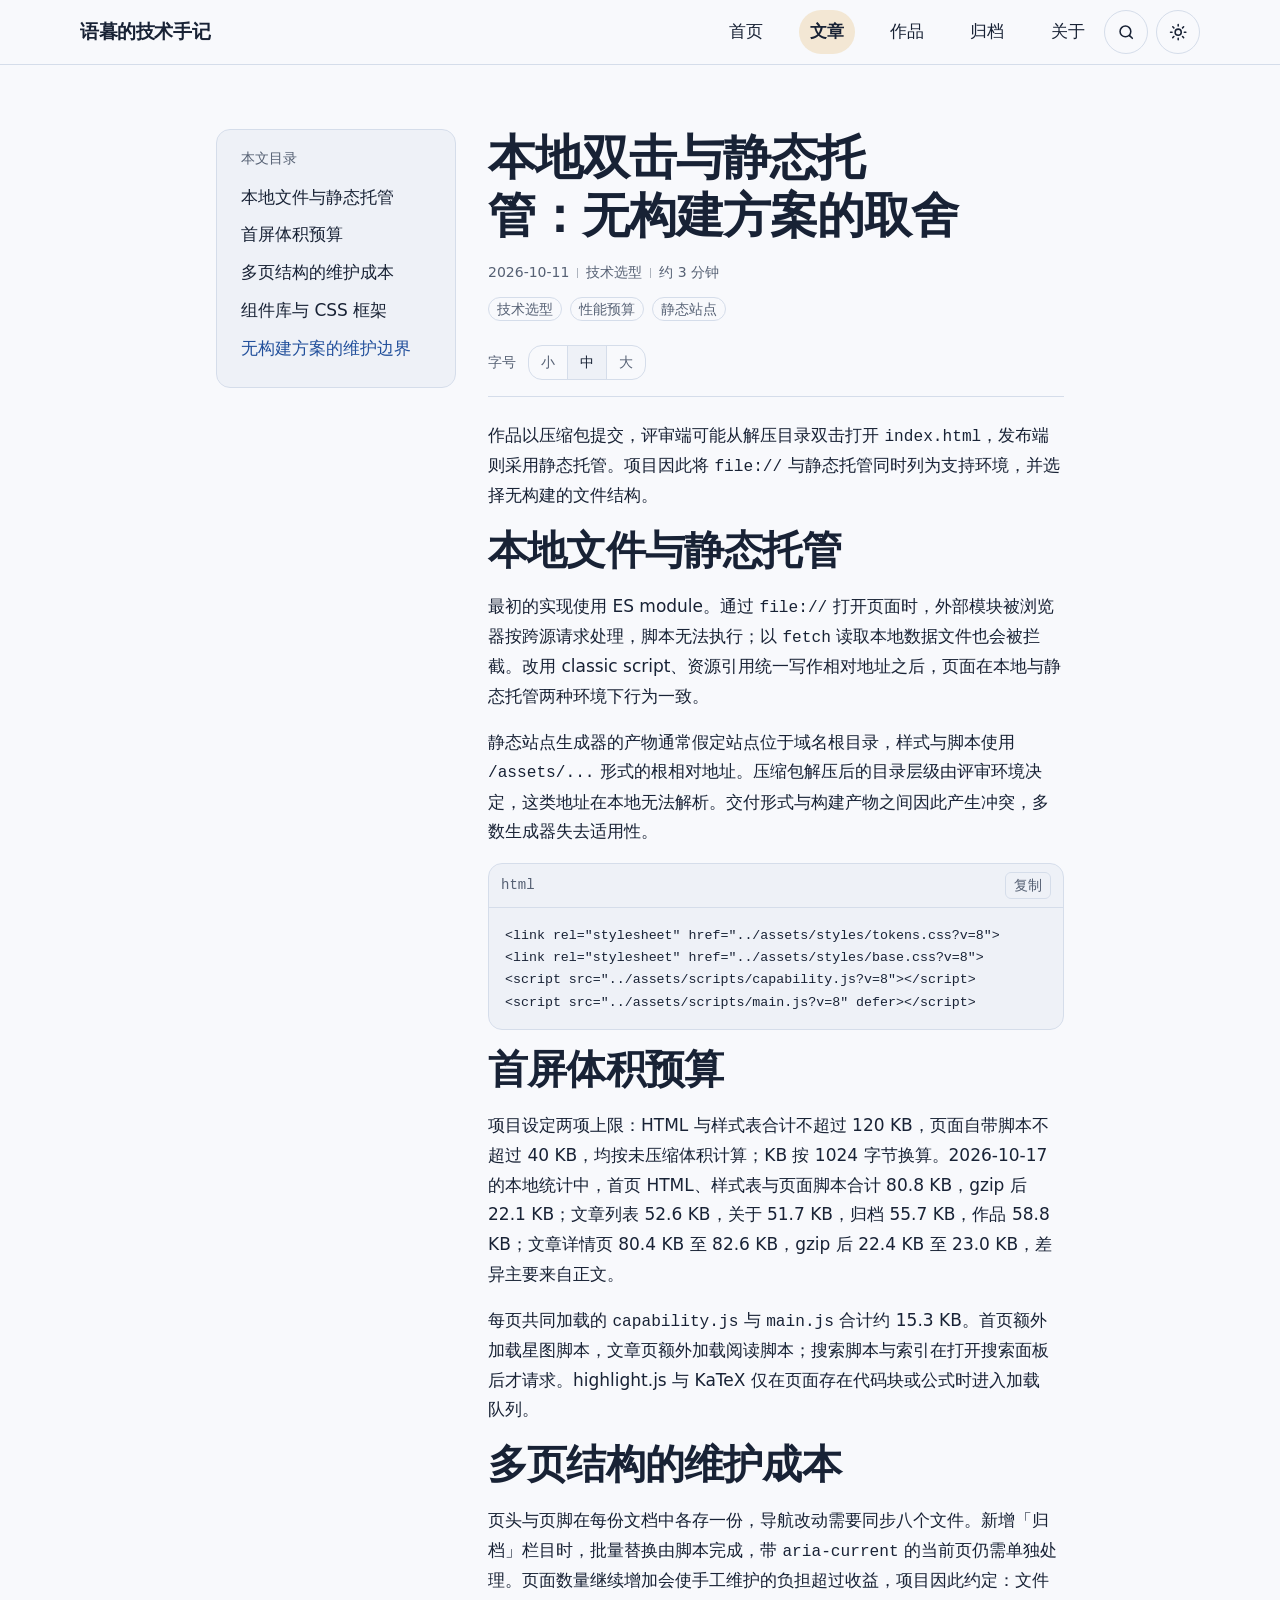
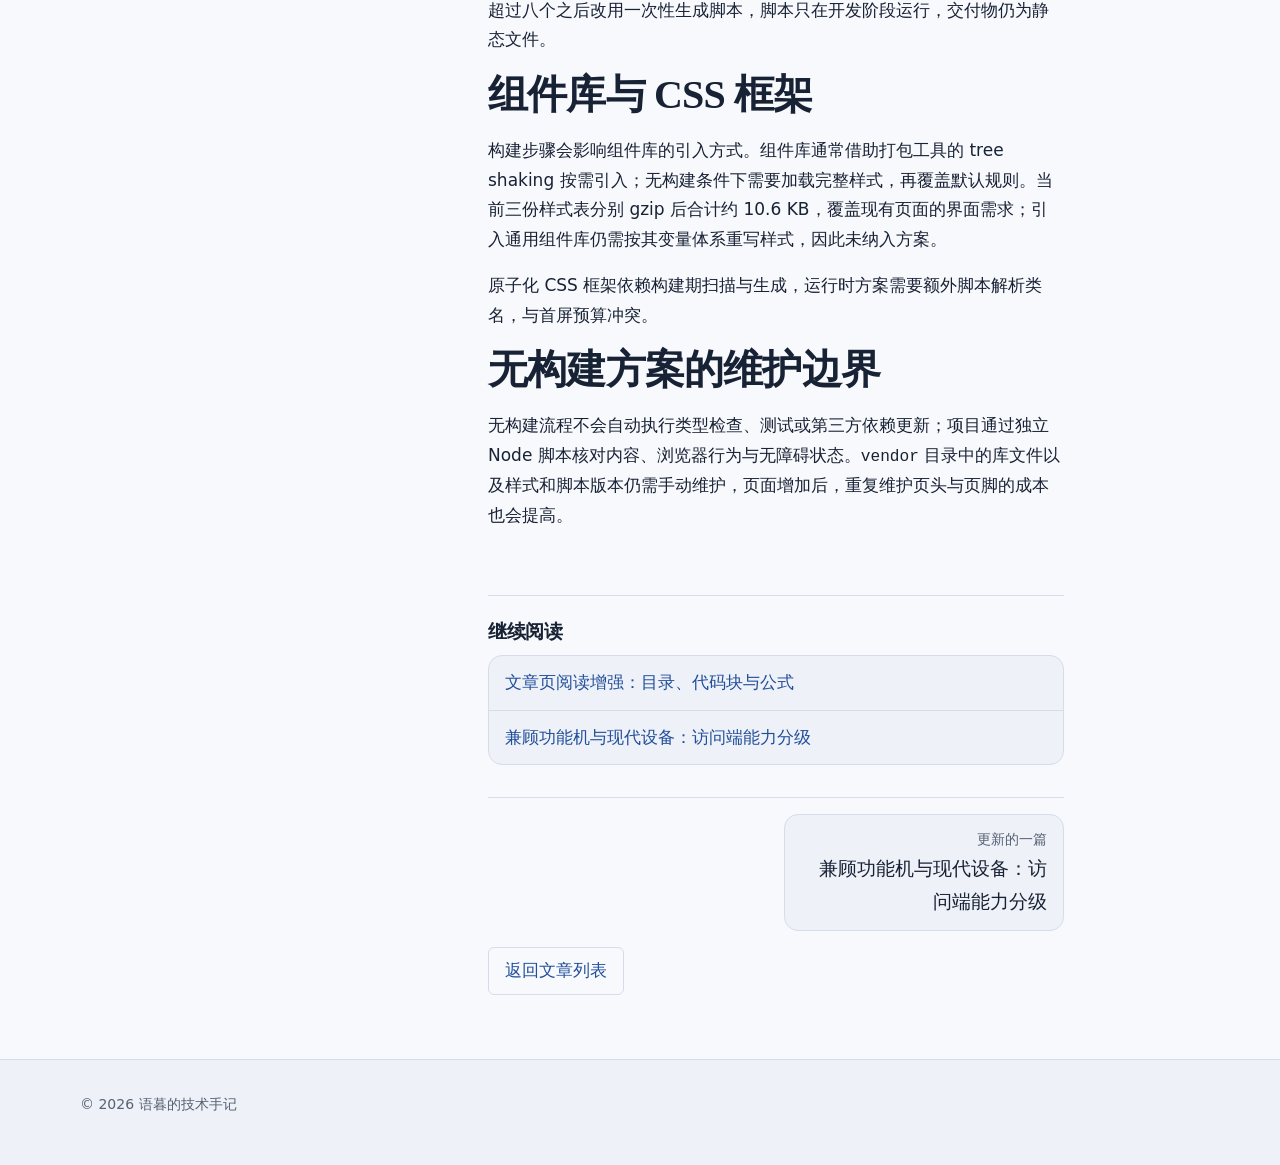
<file: pages/post-no-build.html>
<!DOCTYPE html>
<html lang="zh-CN" data-theme="light">
<head>
  <meta charset="utf-8">
  <meta name="viewport" content="width=device-width, initial-scale=1">
  <meta name="color-scheme" content="light dark">
  <title>本地双击与静态托管：无构建方案的取舍 · 语暮的技术手记</title>
  <meta name="description" content="从 file:// 兼容、资源地址、首屏体积与多页维护，分析静态站点采用无构建方案的原因与代价。">
  <meta name="theme-color" content="#f8f9fc">
  <link rel="manifest" href="../manifest.webmanifest?v=2">
  <link rel="apple-touch-icon" href="../assets/icons/icon-192.png">
  <link rel="icon" href="../assets/favicon.svg" type="image/svg+xml">
  <meta property="og:site_name" content="语暮的技术手记">
  <meta property="og:type" content="article">
  <meta property="og:title" content="本地双击与静态托管：无构建方案的取舍">
  <meta property="og:description" content="从 file:// 兼容、资源地址、首屏体积与多页维护，分析静态站点采用无构建方案的原因与代价。">
  <meta property="og:locale" content="zh_CN">
  <script type="application/ld+json">
  {
    "@context": "https://schema.org",
    "@type": "BlogPosting",
    "headline": "本地双击与静态托管：无构建方案的取舍",
    "datePublished": "2026-10-11",
    "inLanguage": "zh-CN",
    "author": { "@type": "Person", "name": "Yumu-banxia" },
    "isPartOf": { "@type": "Blog", "name": "语暮的技术手记" }
  }
  </script>
  <link rel="stylesheet" href="../assets/styles/tokens.css?v=9">
  <link rel="stylesheet" href="../assets/styles/base.css?v=10">
  <link rel="stylesheet" href="../assets/styles/article.css?v=11">
  <script src="../assets/scripts/capability.js?v=9"></script>
  <script src="../assets/scripts/main.js?v=9" defer></script>
  <script src="../assets/scripts/reader.js?v=10" defer></script>
</head>
<body>
  <a class="skip-link" href="#main">跳到主要内容</a>

  <header class="site-header">
    <div class="container header-inner">
      <a class="brand" href="../index.html">语暮的技术手记</a>

      <nav id="site-nav" class="site-nav" aria-label="主导航">
        <ul>
          <li><a href="../index.html">首页</a></li>
          <li><a href="posts.html" aria-current="page">文章</a></li>
          <li><a href="works.html">作品</a></li>
          <li><a href="archive.html">归档</a></li>
          <li><a href="about.html">关于</a></li>
        </ul>
      </nav>

      <button class="icon-button search-toggle" type="button" aria-expanded="false" aria-controls="search-panel" title="搜索文章">
        <span class="visually-hidden">搜索文章</span>
        <svg viewBox="0 0 24 24" fill="none" stroke="currentColor" stroke-width="2" stroke-linecap="round" stroke-linejoin="round" aria-hidden="true" focusable="false">
          <circle cx="11" cy="11" r="7"></circle>
          <path d="m20 20-3.5-3.5"></path>
        </svg>
      </button>      <button class="icon-button theme-toggle" type="button" aria-pressed="false" title="切换明暗主题">
        <span class="visually-hidden">切换明暗主题</span>
        <svg class="icon-sun" viewBox="0 0 24 24" fill="none" stroke="currentColor" stroke-width="2" stroke-linecap="round" stroke-linejoin="round" aria-hidden="true" focusable="false">
          <circle cx="12" cy="12" r="4"></circle>
          <path d="M12 2v2M12 20v2M4.93 4.93l1.41 1.41M17.66 17.66l1.41 1.41M2 12h2M20 12h2M6.34 17.66l-1.41 1.41M19.07 4.93l-1.41 1.41"></path>
        </svg>
        <svg class="icon-moon" viewBox="0 0 24 24" fill="none" stroke="currentColor" stroke-width="2" stroke-linecap="round" stroke-linejoin="round" aria-hidden="true" focusable="false">
          <path d="M12 3a6 6 0 0 0 9 9 9 9 0 1 1-9-9Z"></path>
        </svg>
      </button>

      <button class="icon-button nav-toggle" type="button" aria-expanded="false" aria-controls="site-nav" title="展开导航">
        <span class="visually-hidden">展开导航</span>
        <svg viewBox="0 0 24 24" fill="none" stroke="currentColor" stroke-width="2" stroke-linecap="round" aria-hidden="true" focusable="false">
          <path d="M3 7h18"></path>
          <path d="M3 12h18"></path>
          <path d="M3 17h18"></path>
        </svg>
      </button>
    </div>
  </header>

  <main id="main">
    <article class="section">
      <div class="container">
        <header class="article-head">
          <h1>本地双击与静态托管：无构建方案的取舍</h1>
          <p class="meta"><time datetime="2026-10-11">2026-10-11</time><span>技术选型</span></p>
          <ul class="tags">
            <li>技术选型</li>
            <li>性能预算</li>
            <li>静态站点</li>
          </ul>
        </header>

        <div class="prose">
          <p>作品以压缩包提交，评审端可能从解压目录双击打开 <code>index.html</code>，发布端则采用静态托管。项目因此将 <code>file://</code> 与静态托管同时列为支持环境，并选择无构建的文件结构。</p>

          <h2>本地文件与静态托管</h2>
          <p>最初的实现使用 ES module。通过 <code>file://</code> 打开页面时，外部模块被浏览器按跨源请求处理，脚本无法执行；以 <code>fetch</code> 读取本地数据文件也会被拦截。改用 classic script、资源引用统一写作相对地址之后，页面在本地与静态托管两种环境下行为一致。</p>
          <p>静态站点生成器的产物通常假定站点位于域名根目录，样式与脚本使用 <code>/assets/...</code> 形式的根相对地址。压缩包解压后的目录层级由评审环境决定，这类地址在本地无法解析。交付形式与构建产物之间因此产生冲突，多数生成器失去适用性。</p>

          <pre><code class="language-html">&lt;link rel="stylesheet" href="../assets/styles/tokens.css?v=8"&gt;
&lt;link rel="stylesheet" href="../assets/styles/base.css?v=8"&gt;
&lt;script src="../assets/scripts/capability.js?v=8"&gt;&lt;/script&gt;
&lt;script src="../assets/scripts/main.js?v=8" defer&gt;&lt;/script&gt;</code></pre>

          <h2>首屏体积预算</h2>
          <p>项目设定两项上限：HTML 与样式表合计不超过 120 KB，页面自带脚本不超过 40 KB，均按未压缩体积计算；KB 按 1024 字节换算。2026-10-17 的本地统计中，首页 HTML、样式表与页面脚本合计 80.8 KB，gzip 后 22.1 KB；文章列表 52.6 KB，关于 51.7 KB，归档 55.7 KB，作品 58.8 KB；文章详情页 80.4 KB 至 82.6 KB，gzip 后 22.4 KB 至 23.0 KB，差异主要来自正文。</p>
          <p>每页共同加载的 <code>capability.js</code> 与 <code>main.js</code> 合计约 15.3 KB。首页额外加载星图脚本，文章页额外加载阅读脚本；搜索脚本与索引在打开搜索面板后才请求。highlight.js 与 KaTeX 仅在页面存在代码块或公式时进入加载队列。</p>

          <h2>多页结构的维护成本</h2>
          <p>页头与页脚在每份文档中各存一份，导航改动需要同步八个文件。新增「归档」栏目时，批量替换由脚本完成，带 <code>aria-current</code> 的当前页仍需单独处理。页面数量继续增加会使手工维护的负担超过收益，项目因此约定：文件超过八个之后改用一次性生成脚本，脚本只在开发阶段运行，交付物仍为静态文件。</p>

          <h2>组件库与 CSS 框架</h2>
          <p>构建步骤会影响组件库的引入方式。组件库通常借助打包工具的 tree shaking 按需引入；无构建条件下需要加载完整样式，再覆盖默认规则。当前三份样式表分别 gzip 后合计约 10.6 KB，覆盖现有页面的界面需求；引入通用组件库仍需按其变量体系重写样式，因此未纳入方案。</p>
          <p>原子化 CSS 框架依赖构建期扫描与生成，运行时方案需要额外脚本解析类名，与首屏预算冲突。</p>

          <h2>无构建方案的维护边界</h2>
          <p>无构建流程不会自动执行类型检查、测试或第三方依赖更新；项目通过独立 Node 脚本核对内容、浏览器行为与无障碍状态。<code>vendor</code> 目录中的库文件以及样式和脚本版本仍需手动维护，页面增加后，重复维护页头与页脚的成本也会提高。</p>
        </div>

        <nav class="related" aria-labelledby="related-title">
          <h2 class="related-title" id="related-title">继续阅读</h2>
          <ul class="related-list">
            <li><a href="post-reader.html">文章页阅读增强：目录、代码块与公式</a></li>
            <li><a href="post-capability.html">兼顾功能机与现代设备：访问端能力分级</a></li>
          </ul>
        </nav>

        <nav class="article-pager" aria-label="文章导航">
          <ul class="pager">
            <li class="pager-next"><a href="post-capability.html" rel="next"><span class="pager-dir">更新的一篇</span><span class="pager-title">兼顾功能机与现代设备：访问端能力分级</span></a></li>
          </ul>
          <p class="pager-back"><a class="link-action" href="posts.html">返回文章列表</a></p>
        </nav>
      </div>
    </article>
  </main>

  <footer class="site-footer">
    <div class="container">
      <p>© <span data-year>2026</span> 语暮的技术手记</p>
    </div>
  </footer>
  <div class="search-panel" id="search-panel" hidden>
    <div class="search-box" role="dialog" aria-modal="true" aria-labelledby="search-heading">
      <h2 class="visually-hidden" id="search-heading">站内搜索</h2>
      <div class="search-bar">
        <svg class="search-icon" viewBox="0 0 24 24" fill="none" stroke="currentColor" stroke-width="2" stroke-linecap="round" stroke-linejoin="round" aria-hidden="true" focusable="false">
          <circle cx="11" cy="11" r="7"></circle>
          <path d="m20 20-3.5-3.5"></path>
        </svg>
        <input type="search" class="search-input" placeholder="搜索文章" aria-label="输入关键词搜索文章" autocomplete="off">
        <button type="button" class="search-dismiss" aria-label="关闭搜索">
          <svg viewBox="0 0 24 24" fill="none" stroke="currentColor" stroke-width="2" stroke-linecap="round" aria-hidden="true" focusable="false">
            <path d="M6 6l12 12"></path>
            <path d="M18 6 6 18"></path>
          </svg>
        </button>
      </div>
      <p class="search-status" role="status" aria-live="polite"></p>
      <ul class="search-results"></ul>
    </div>
  </div>

</body>
</html>
</file>
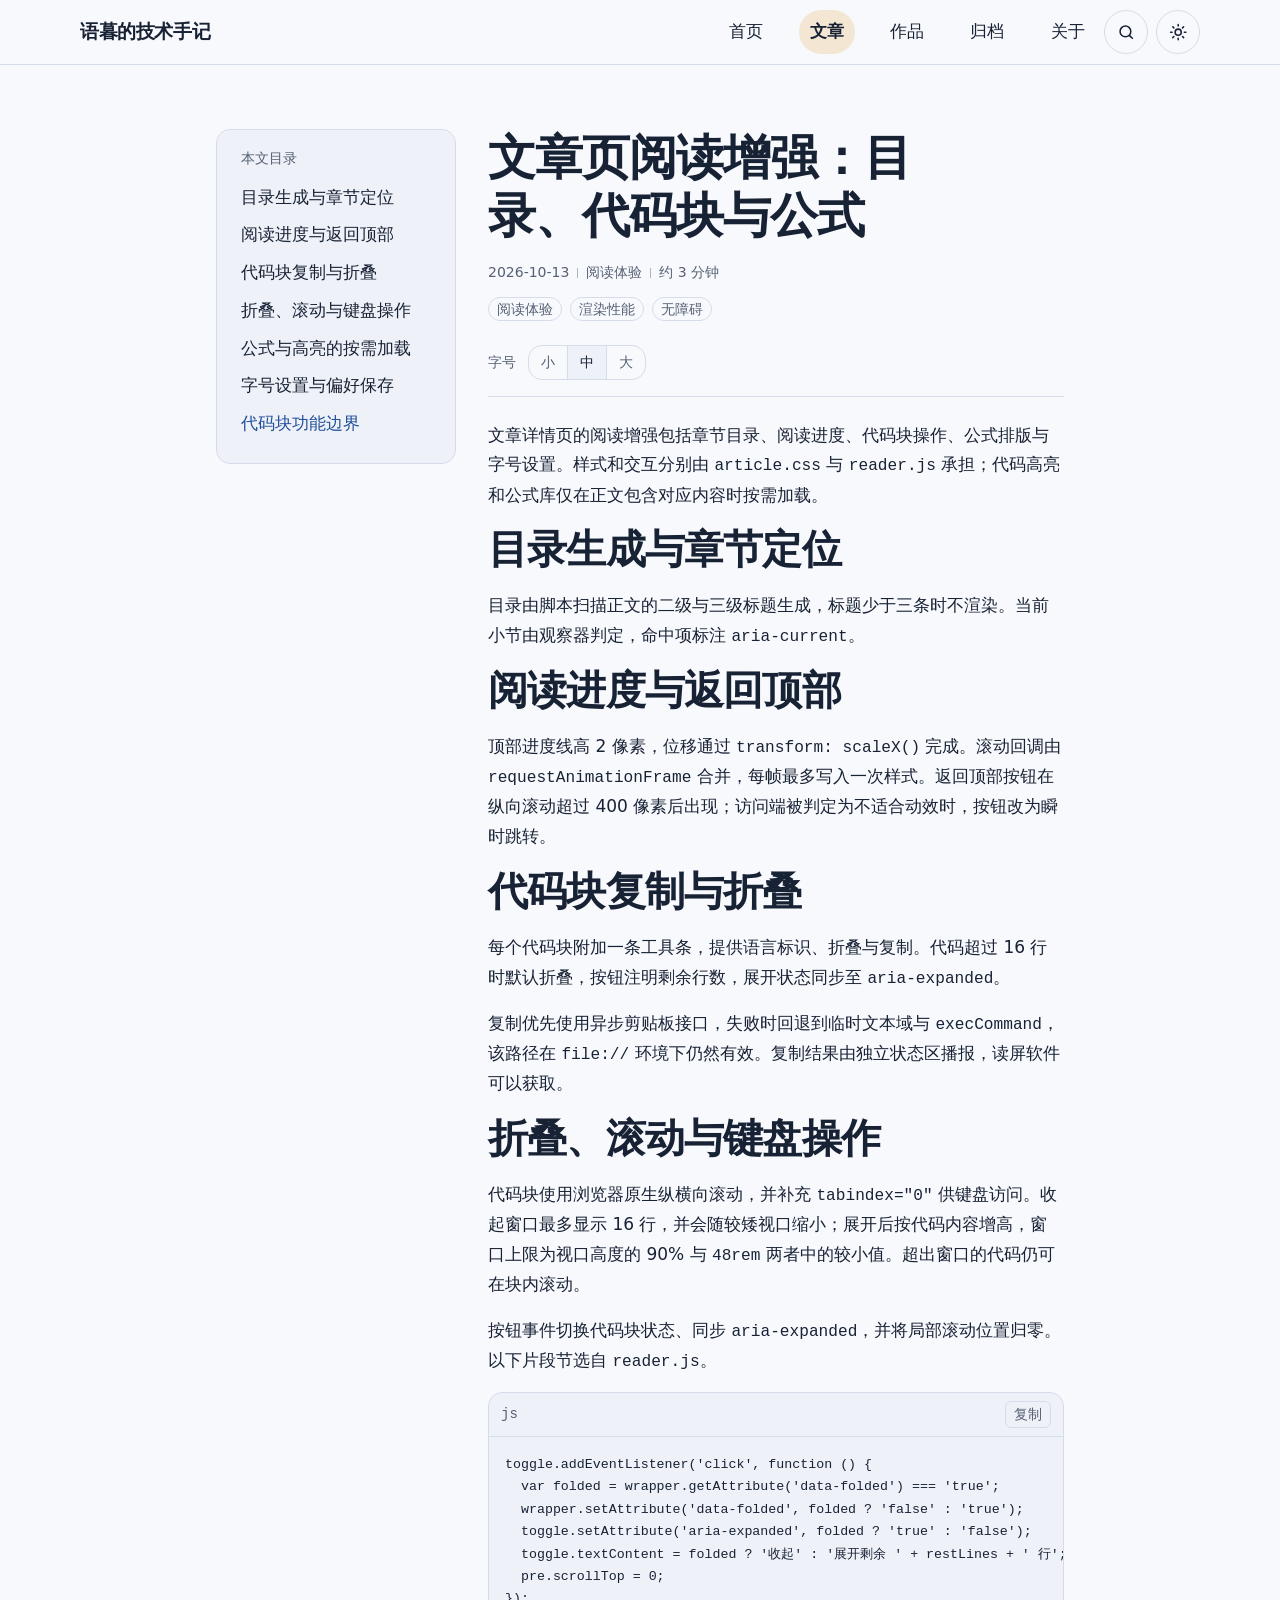
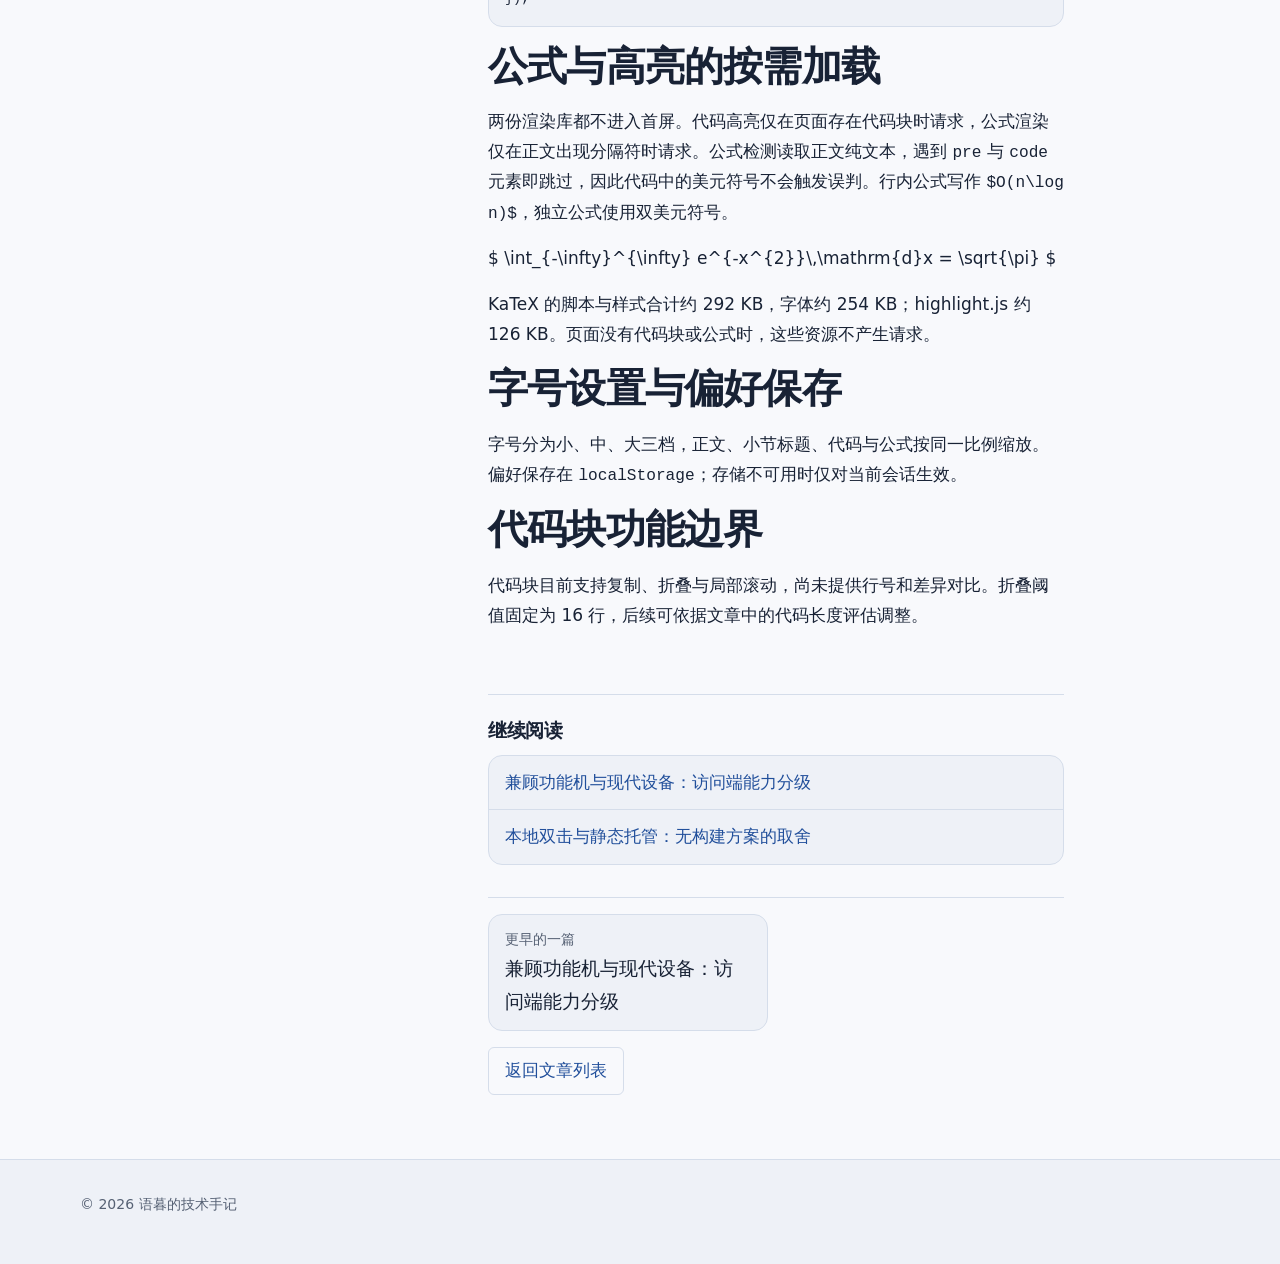
<file: pages/post-reader.html>
<!DOCTYPE html>
<html lang="zh-CN" data-theme="light">
<head>
  <meta charset="utf-8">
  <meta name="viewport" content="width=device-width, initial-scale=1">
  <meta name="color-scheme" content="light dark">
  <title>文章页阅读增强：目录、代码块与公式 · 语暮的技术手记</title>
  <meta name="description" content="文章页实现章节目录、阅读进度、代码块交互与公式排版，并说明字号设置和渲染库的按需加载。">
  <meta name="theme-color" content="#f8f9fc">
  <link rel="manifest" href="../manifest.webmanifest?v=2">
  <link rel="apple-touch-icon" href="../assets/icons/icon-192.png">
  <link rel="icon" href="../assets/favicon.svg" type="image/svg+xml">
  <meta property="og:site_name" content="语暮的技术手记">
  <meta property="og:type" content="article">
  <meta property="og:title" content="文章页阅读增强：目录、代码块与公式">
  <meta property="og:description" content="文章页实现章节目录、阅读进度、代码块交互与公式排版，并说明字号设置和渲染库的按需加载。">
  <meta property="og:locale" content="zh_CN">
  <script type="application/ld+json">
  {
    "@context": "https://schema.org",
    "@type": "BlogPosting",
    "headline": "文章页阅读增强：目录、代码块与公式",
    "datePublished": "2026-10-13",
    "inLanguage": "zh-CN",
    "author": { "@type": "Person", "name": "Yumu-banxia" },
    "isPartOf": { "@type": "Blog", "name": "语暮的技术手记" }
  }
  </script>
  <link rel="stylesheet" href="../assets/styles/tokens.css?v=9">
  <link rel="stylesheet" href="../assets/styles/base.css?v=10">
  <link rel="stylesheet" href="../assets/styles/article.css?v=11">
  <script src="../assets/scripts/capability.js?v=9"></script>
  <script src="../assets/scripts/main.js?v=9" defer></script>
  <script src="../assets/scripts/reader.js?v=10" defer></script>
</head>
<body>
  <a class="skip-link" href="#main">跳到主要内容</a>

  <header class="site-header">
    <div class="container header-inner">
      <a class="brand" href="../index.html">语暮的技术手记</a>

      <nav id="site-nav" class="site-nav" aria-label="主导航">
        <ul>
          <li><a href="../index.html">首页</a></li>
          <li><a href="posts.html" aria-current="page">文章</a></li>
          <li><a href="works.html">作品</a></li>
          <li><a href="archive.html">归档</a></li>
          <li><a href="about.html">关于</a></li>
        </ul>
      </nav>

      <button class="icon-button search-toggle" type="button" aria-expanded="false" aria-controls="search-panel" title="搜索文章">
        <span class="visually-hidden">搜索文章</span>
        <svg viewBox="0 0 24 24" fill="none" stroke="currentColor" stroke-width="2" stroke-linecap="round" stroke-linejoin="round" aria-hidden="true" focusable="false">
          <circle cx="11" cy="11" r="7"></circle>
          <path d="m20 20-3.5-3.5"></path>
        </svg>
      </button>      <button class="icon-button theme-toggle" type="button" aria-pressed="false" title="切换明暗主题">
        <span class="visually-hidden">切换明暗主题</span>
        <svg class="icon-sun" viewBox="0 0 24 24" fill="none" stroke="currentColor" stroke-width="2" stroke-linecap="round" stroke-linejoin="round" aria-hidden="true" focusable="false">
          <circle cx="12" cy="12" r="4"></circle>
          <path d="M12 2v2M12 20v2M4.93 4.93l1.41 1.41M17.66 17.66l1.41 1.41M2 12h2M20 12h2M6.34 17.66l-1.41 1.41M19.07 4.93l-1.41 1.41"></path>
        </svg>
        <svg class="icon-moon" viewBox="0 0 24 24" fill="none" stroke="currentColor" stroke-width="2" stroke-linecap="round" stroke-linejoin="round" aria-hidden="true" focusable="false">
          <path d="M12 3a6 6 0 0 0 9 9 9 9 0 1 1-9-9Z"></path>
        </svg>
      </button>

      <button class="icon-button nav-toggle" type="button" aria-expanded="false" aria-controls="site-nav" title="展开导航">
        <span class="visually-hidden">展开导航</span>
        <svg viewBox="0 0 24 24" fill="none" stroke="currentColor" stroke-width="2" stroke-linecap="round" aria-hidden="true" focusable="false">
          <path d="M3 7h18"></path>
          <path d="M3 12h18"></path>
          <path d="M3 17h18"></path>
        </svg>
      </button>
    </div>
  </header>

  <main id="main">
    <article class="section">
      <div class="container">
        <header class="article-head">
          <h1>文章页阅读增强：目录、代码块与公式</h1>
          <p class="meta"><time datetime="2026-10-13">2026-10-13</time><span>阅读体验</span></p>
          <ul class="tags">
            <li>阅读体验</li>
            <li>渲染性能</li>
            <li>无障碍</li>
          </ul>
        </header>

        <div class="prose">
          <p>文章详情页的阅读增强包括章节目录、阅读进度、代码块操作、公式排版与字号设置。样式和交互分别由 <code>article.css</code> 与 <code>reader.js</code> 承担；代码高亮和公式库仅在正文包含对应内容时按需加载。</p>

          <h2>目录生成与章节定位</h2>
          <p>目录由脚本扫描正文的二级与三级标题生成，标题少于三条时不渲染。当前小节由观察器判定，命中项标注 <code>aria-current</code>。</p>

          <h2>阅读进度与返回顶部</h2>
          <p>顶部进度线高 2 像素，位移通过 <code>transform: scaleX()</code> 完成。滚动回调由 <code>requestAnimationFrame</code> 合并，每帧最多写入一次样式。返回顶部按钮在纵向滚动超过 400 像素后出现；访问端被判定为不适合动效时，按钮改为瞬时跳转。</p>

          <h2>代码块复制与折叠</h2>
          <p>每个代码块附加一条工具条，提供语言标识、折叠与复制。代码超过 16 行时默认折叠，按钮注明剩余行数，展开状态同步至 <code>aria-expanded</code>。</p>
          <p>复制优先使用异步剪贴板接口，失败时回退到临时文本域与 <code>execCommand</code>，该路径在 <code>file://</code> 环境下仍然有效。复制结果由独立状态区播报，读屏软件可以获取。</p>

          <h2>折叠、滚动与键盘操作</h2>
          <p>代码块使用浏览器原生纵横向滚动，并补充 <code>tabindex="0"</code> 供键盘访问。收起窗口最多显示 16 行，并会随较矮视口缩小；展开后按代码内容增高，窗口上限为视口高度的 90% 与 <code>48rem</code> 两者中的较小值。超出窗口的代码仍可在块内滚动。</p>

          <p>按钮事件切换代码块状态、同步 <code>aria-expanded</code>，并将局部滚动位置归零。以下片段节选自 <code>reader.js</code>。</p>

          <pre><code class="language-js">toggle.addEventListener('click', function () {
  var folded = wrapper.getAttribute('data-folded') === 'true';
  wrapper.setAttribute('data-folded', folded ? 'false' : 'true');
  toggle.setAttribute('aria-expanded', folded ? 'true' : 'false');
  toggle.textContent = folded ? '收起' : '展开剩余 ' + restLines + ' 行';
  pre.scrollTop = 0;
});</code></pre>

          <h2>公式与高亮的按需加载</h2>
          <p>两份渲染库都不进入首屏。代码高亮仅在页面存在代码块时请求，公式渲染仅在正文出现分隔符时请求。公式检测读取正文纯文本，遇到 <code>pre</code> 与 <code>code</code> 元素即跳过，因此代码中的美元符号不会触发误判。行内公式写作 <code>$O(n\log n)$</code>，独立公式使用双美元符号。</p>
          <p>$ \int_{-\infty}^{\infty} e^{-x^{2}}\,\mathrm{d}x = \sqrt{\pi} $</p>
          <p>KaTeX 的脚本与样式合计约 292 KB，字体约 254 KB；highlight.js 约 126 KB。页面没有代码块或公式时，这些资源不产生请求。</p>

          <h2>字号设置与偏好保存</h2>
          <p>字号分为小、中、大三档，正文、小节标题、代码与公式按同一比例缩放。偏好保存在 <code>localStorage</code>；存储不可用时仅对当前会话生效。</p>

          <h2>代码块功能边界</h2>
          <p>代码块目前支持复制、折叠与局部滚动，尚未提供行号和差异对比。折叠阈值固定为 16 行，后续可依据文章中的代码长度评估调整。</p>
        </div>

        <nav class="related" aria-labelledby="related-title">
          <h2 class="related-title" id="related-title">继续阅读</h2>
          <ul class="related-list">
            <li><a href="post-capability.html">兼顾功能机与现代设备：访问端能力分级</a></li>
            <li><a href="post-no-build.html">本地双击与静态托管：无构建方案的取舍</a></li>
          </ul>
        </nav>

        <nav class="article-pager" aria-label="文章导航">
          <ul class="pager">
            <li class="pager-prev"><a href="post-capability.html" rel="prev"><span class="pager-dir">更早的一篇</span><span class="pager-title">兼顾功能机与现代设备：访问端能力分级</span></a></li>
          </ul>
          <p class="pager-back"><a class="link-action" href="posts.html">返回文章列表</a></p>
        </nav>
      </div>
    </article>
  </main>

  <footer class="site-footer">
    <div class="container">
      <p>© <span data-year>2026</span> 语暮的技术手记</p>
    </div>
  </footer>
  <div class="search-panel" id="search-panel" hidden>
    <div class="search-box" role="dialog" aria-modal="true" aria-labelledby="search-heading">
      <h2 class="visually-hidden" id="search-heading">站内搜索</h2>
      <div class="search-bar">
        <svg class="search-icon" viewBox="0 0 24 24" fill="none" stroke="currentColor" stroke-width="2" stroke-linecap="round" stroke-linejoin="round" aria-hidden="true" focusable="false">
          <circle cx="11" cy="11" r="7"></circle>
          <path d="m20 20-3.5-3.5"></path>
        </svg>
        <input type="search" class="search-input" placeholder="搜索文章" aria-label="输入关键词搜索文章" autocomplete="off">
        <button type="button" class="search-dismiss" aria-label="关闭搜索">
          <svg viewBox="0 0 24 24" fill="none" stroke="currentColor" stroke-width="2" stroke-linecap="round" aria-hidden="true" focusable="false">
            <path d="M6 6l12 12"></path>
            <path d="M18 6 6 18"></path>
          </svg>
        </button>
      </div>
      <p class="search-status" role="status" aria-live="polite"></p>
      <ul class="search-results"></ul>
    </div>
  </div>

</body>
</html>
</file>
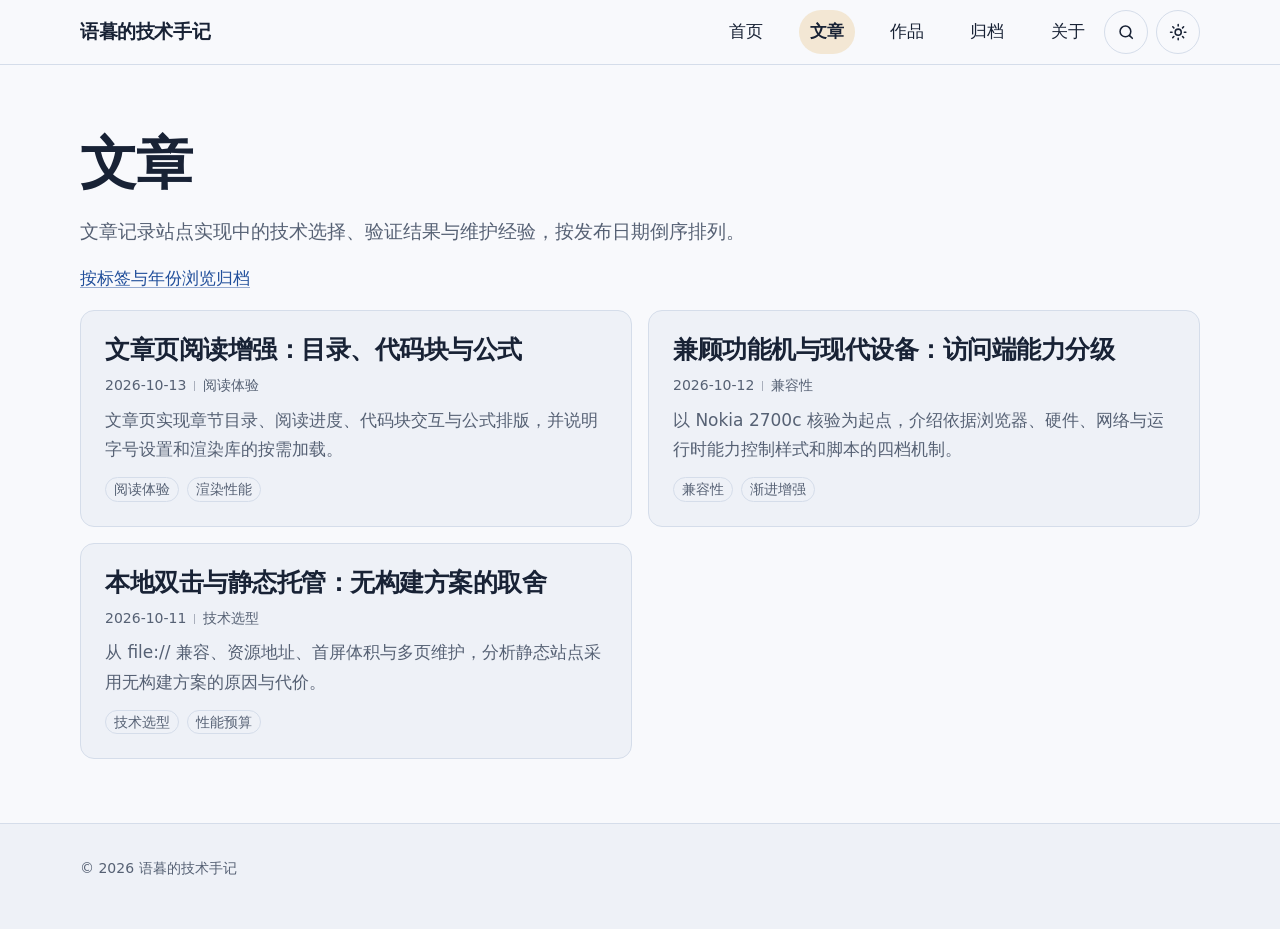
<file: pages/posts.html>
<!DOCTYPE html>
<html lang="zh-CN" data-theme="light">
<head>
  <meta charset="utf-8">
  <meta name="viewport" content="width=device-width, initial-scale=1">
  <meta name="color-scheme" content="light dark">
  <title>文章 · 语暮的技术手记</title>
  <meta name="description" content="文章列表，按时间倒序。">
  <meta name="theme-color" content="#f8f9fc">
  <link rel="manifest" href="../manifest.webmanifest?v=2">
  <link rel="apple-touch-icon" href="../assets/icons/icon-192.png">
  <link rel="icon" href="../assets/favicon.svg" type="image/svg+xml">
  <meta property="og:site_name" content="语暮的技术手记">
  <meta property="og:type" content="website">
  <meta property="og:title" content="文章">
  <meta property="og:description" content="文章列表，按时间倒序。">
  <meta property="og:locale" content="zh_CN">
  <link rel="stylesheet" href="../assets/styles/tokens.css?v=9">
  <link rel="stylesheet" href="../assets/styles/base.css?v=10">
  <script src="../assets/scripts/capability.js?v=9"></script>
  <script src="../assets/scripts/main.js?v=9" defer></script>
</head>
<body>
  <a class="skip-link" href="#main">跳到主要内容</a>

  <header class="site-header">
    <div class="container header-inner">
      <a class="brand" href="../index.html">语暮的技术手记</a>

      <nav id="site-nav" class="site-nav" aria-label="主导航">
        <ul>
          <li><a href="../index.html">首页</a></li>
          <li><a href="posts.html" aria-current="page">文章</a></li>
          <li><a href="works.html">作品</a></li>
          <li><a href="archive.html">归档</a></li>
          <li><a href="about.html">关于</a></li>
        </ul>
      </nav>

      <button class="icon-button search-toggle" type="button" aria-expanded="false" aria-controls="search-panel" title="搜索文章">
        <span class="visually-hidden">搜索文章</span>
        <svg viewBox="0 0 24 24" fill="none" stroke="currentColor" stroke-width="2" stroke-linecap="round" stroke-linejoin="round" aria-hidden="true" focusable="false">
          <circle cx="11" cy="11" r="7"></circle>
          <path d="m20 20-3.5-3.5"></path>
        </svg>
      </button>      <button class="icon-button theme-toggle" type="button" aria-pressed="false" title="切换明暗主题">
        <span class="visually-hidden">切换明暗主题</span>
        <svg class="icon-sun" viewBox="0 0 24 24" fill="none" stroke="currentColor" stroke-width="2" stroke-linecap="round" stroke-linejoin="round" aria-hidden="true" focusable="false">
          <circle cx="12" cy="12" r="4"></circle>
          <path d="M12 2v2M12 20v2M4.93 4.93l1.41 1.41M17.66 17.66l1.41 1.41M2 12h2M20 12h2M6.34 17.66l-1.41 1.41M19.07 4.93l-1.41 1.41"></path>
        </svg>
        <svg class="icon-moon" viewBox="0 0 24 24" fill="none" stroke="currentColor" stroke-width="2" stroke-linecap="round" stroke-linejoin="round" aria-hidden="true" focusable="false">
          <path d="M12 3a6 6 0 0 0 9 9 9 9 0 1 1-9-9Z"></path>
        </svg>
      </button>

      <button class="icon-button nav-toggle" type="button" aria-expanded="false" aria-controls="site-nav" title="展开导航">
        <span class="visually-hidden">展开导航</span>
        <svg viewBox="0 0 24 24" fill="none" stroke="currentColor" stroke-width="2" stroke-linecap="round" aria-hidden="true" focusable="false">
          <path d="M3 7h18"></path>
          <path d="M3 12h18"></path>
          <path d="M3 17h18"></path>
        </svg>
      </button>
    </div>
  </header>

  <main id="main">
    <section class="section">
      <div class="container">
        <h1>文章</h1>
        <p class="lede">文章记录站点实现中的技术选择、验证结果与维护经验，按发布日期倒序排列。</p>
        <p><a href="archive.html">按标签与年份浏览归档</a></p>

        <ul class="card-list">
          <li data-reveal>
            <article>
              <h2 class="list-title"><a href="post-reader.html">文章页阅读增强：目录、代码块与公式</a></h2>
              <p class="meta"><time datetime="2026-10-13">2026-10-13</time><span>阅读体验</span></p>
              <p class="summary">文章页实现章节目录、阅读进度、代码块交互与公式排版，并说明字号设置和渲染库的按需加载。</p>
              <ul class="tags">
                <li>阅读体验</li>
                <li>渲染性能</li>
              </ul>
            </article>
          </li>
          <li data-reveal>
            <article>
              <h2 class="list-title"><a href="post-capability.html">兼顾功能机与现代设备：访问端能力分级</a></h2>
              <p class="meta"><time datetime="2026-10-12">2026-10-12</time><span>兼容性</span></p>
              <p class="summary">以 Nokia 2700c 核验为起点，介绍依据浏览器、硬件、网络与运行时能力控制样式和脚本的四档机制。</p>
              <ul class="tags">
                <li>兼容性</li>
                <li>渐进增强</li>
              </ul>
            </article>
          </li>
          <li data-reveal>
            <article>
              <h2 class="list-title"><a href="post-no-build.html">本地双击与静态托管：无构建方案的取舍</a></h2>
              <p class="meta"><time datetime="2026-10-11">2026-10-11</time><span>技术选型</span></p>
              <p class="summary">从 file:// 兼容、资源地址、首屏体积与多页维护，分析静态站点采用无构建方案的原因与代价。</p>
              <ul class="tags">
                <li>技术选型</li>
                <li>性能预算</li>
              </ul>
            </article>
          </li>
        </ul>
      </div>
    </section>
  </main>

  <footer class="site-footer">
    <div class="container">
      <p>© <span data-year>2026</span> 语暮的技术手记</p>
    </div>
  </footer>
  <div class="search-panel" id="search-panel" hidden>
    <div class="search-box" role="dialog" aria-modal="true" aria-labelledby="search-heading">
      <h2 class="visually-hidden" id="search-heading">站内搜索</h2>
      <div class="search-bar">
        <svg class="search-icon" viewBox="0 0 24 24" fill="none" stroke="currentColor" stroke-width="2" stroke-linecap="round" stroke-linejoin="round" aria-hidden="true" focusable="false">
          <circle cx="11" cy="11" r="7"></circle>
          <path d="m20 20-3.5-3.5"></path>
        </svg>
        <input type="search" class="search-input" placeholder="搜索文章" aria-label="输入关键词搜索文章" autocomplete="off">
        <button type="button" class="search-dismiss" aria-label="关闭搜索">
          <svg viewBox="0 0 24 24" fill="none" stroke="currentColor" stroke-width="2" stroke-linecap="round" aria-hidden="true" focusable="false">
            <path d="M6 6l12 12"></path>
            <path d="M18 6 6 18"></path>
          </svg>
        </button>
      </div>
      <p class="search-status" role="status" aria-live="polite"></p>
      <ul class="search-results"></ul>
    </div>
  </div>

</body>
</html>
</file>
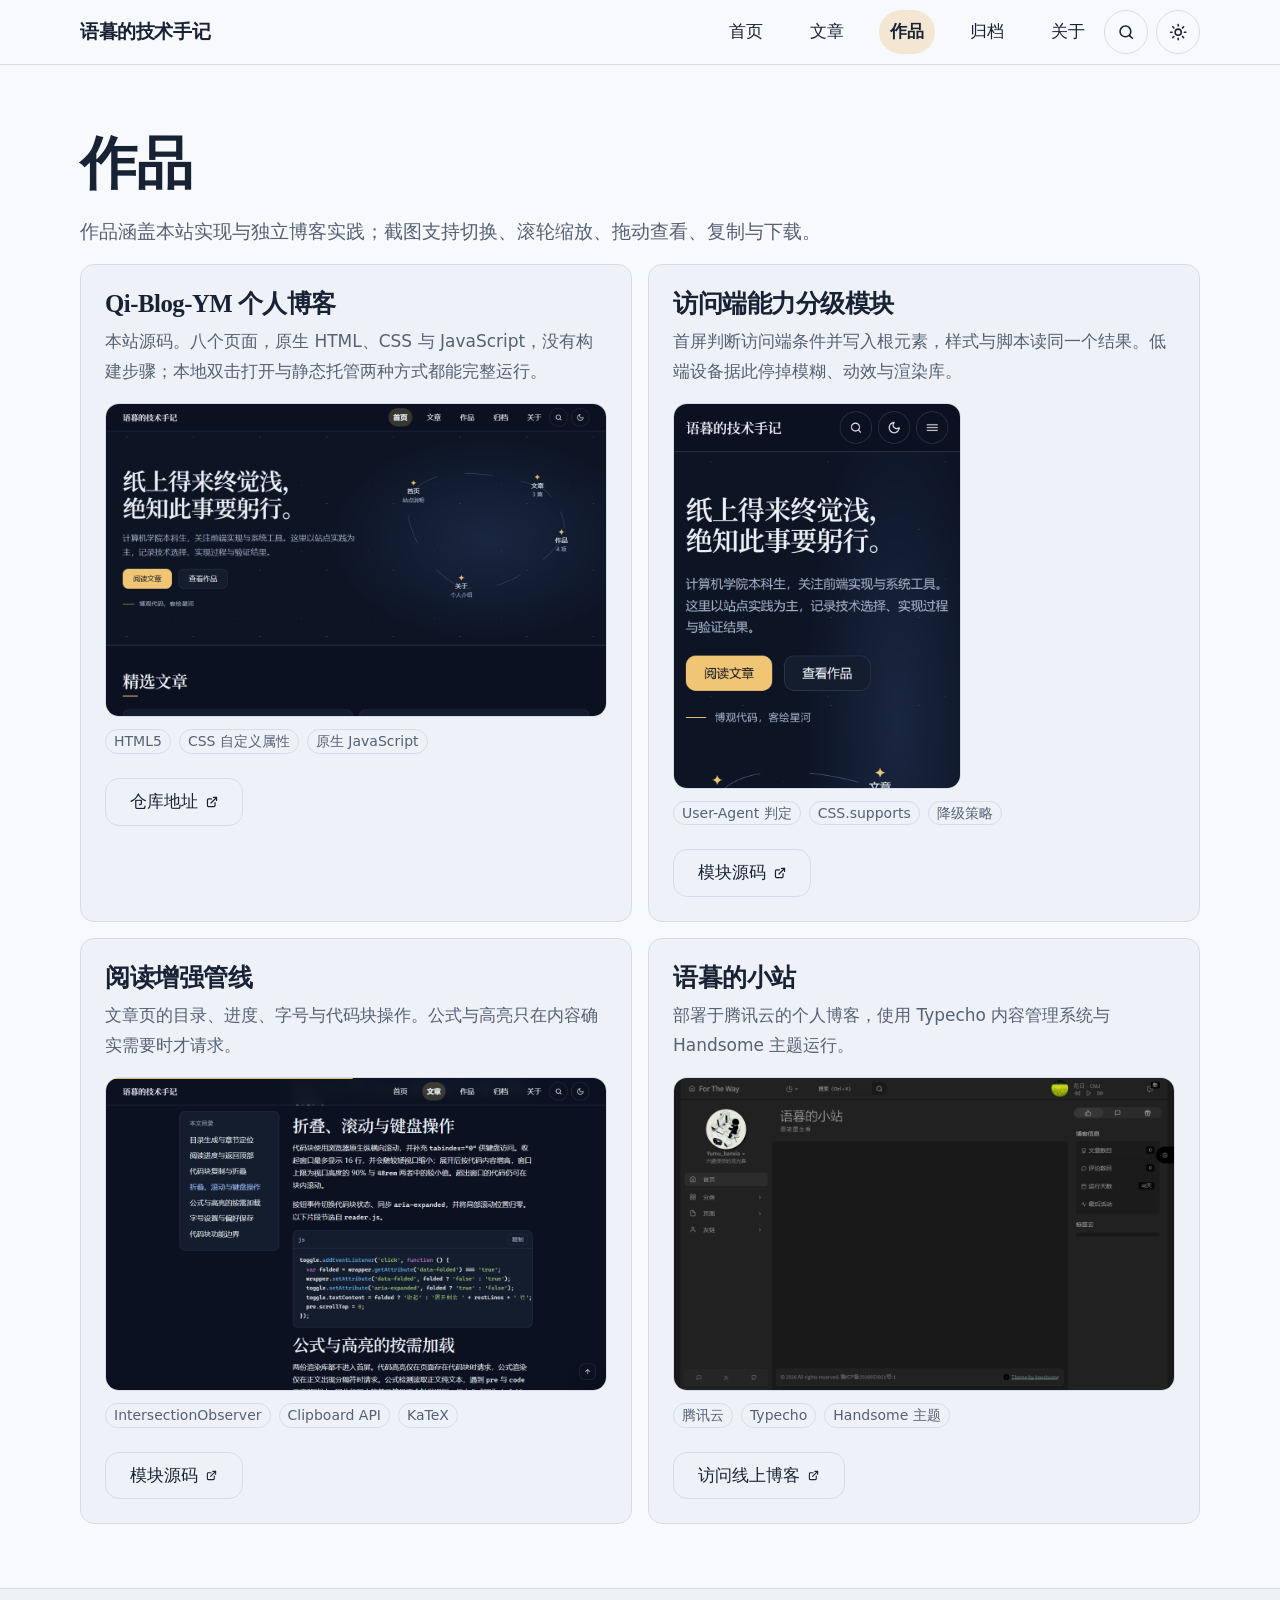
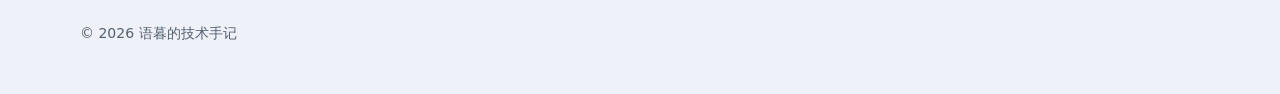
<file: pages/works.html>
<!DOCTYPE html>
<html lang="zh-CN" data-theme="light">
<head>
  <meta charset="utf-8">
  <meta name="viewport" content="width=device-width, initial-scale=1">
  <meta name="color-scheme" content="light dark">
  <title>作品 · 语暮的技术手记</title>
  <meta name="description" content="展示本站的静态博客实现与部署于腾讯云的 Typecho 个人博客，附项目截图、技术栈与访问地址。">
  <meta name="theme-color" content="#f8f9fc">
  <link rel="manifest" href="../manifest.webmanifest?v=2">
  <link rel="apple-touch-icon" href="../assets/icons/icon-192.png">
  <link rel="icon" href="../assets/favicon.svg" type="image/svg+xml">
  <meta property="og:site_name" content="语暮的技术手记">
  <meta property="og:type" content="website">
  <meta property="og:title" content="作品">
  <meta property="og:description" content="展示本站的静态博客实现与部署于腾讯云的 Typecho 个人博客，附项目截图、技术栈与访问地址。">
  <meta property="og:locale" content="zh_CN">
  <link rel="stylesheet" href="../assets/styles/tokens.css?v=9">
  <link rel="stylesheet" href="../assets/styles/base.css?v=10">
  <script src="../assets/scripts/capability.js?v=9"></script>
  <script src="../assets/scripts/main.js?v=9" defer></script>
</head>
<body>
  <a class="skip-link" href="#main">跳到主要内容</a>

  <header class="site-header">
    <div class="container header-inner">
      <a class="brand" href="../index.html">语暮的技术手记</a>

      <nav id="site-nav" class="site-nav" aria-label="主导航">
        <ul>
          <li><a href="../index.html">首页</a></li>
          <li><a href="posts.html">文章</a></li>
          <li><a href="works.html" aria-current="page">作品</a></li>
          <li><a href="archive.html">归档</a></li>
          <li><a href="about.html">关于</a></li>
        </ul>
      </nav>

      <button class="icon-button search-toggle" type="button" aria-expanded="false" aria-controls="search-panel" title="搜索文章">
        <span class="visually-hidden">搜索文章</span>
        <svg viewBox="0 0 24 24" fill="none" stroke="currentColor" stroke-width="2" stroke-linecap="round" stroke-linejoin="round" aria-hidden="true" focusable="false">
          <circle cx="11" cy="11" r="7"></circle>
          <path d="m20 20-3.5-3.5"></path>
        </svg>
      </button>      <button class="icon-button theme-toggle" type="button" aria-pressed="false" title="切换明暗主题">
        <span class="visually-hidden">切换明暗主题</span>
        <svg class="icon-sun" viewBox="0 0 24 24" fill="none" stroke="currentColor" stroke-width="2" stroke-linecap="round" stroke-linejoin="round" aria-hidden="true" focusable="false">
          <circle cx="12" cy="12" r="4"></circle>
          <path d="M12 2v2M12 20v2M4.93 4.93l1.41 1.41M17.66 17.66l1.41 1.41M2 12h2M20 12h2M6.34 17.66l-1.41 1.41M19.07 4.93l-1.41 1.41"></path>
        </svg>
        <svg class="icon-moon" viewBox="0 0 24 24" fill="none" stroke="currentColor" stroke-width="2" stroke-linecap="round" stroke-linejoin="round" aria-hidden="true" focusable="false">
          <path d="M12 3a6 6 0 0 0 9 9 9 9 0 1 1-9-9Z"></path>
        </svg>
      </button>

      <button class="icon-button nav-toggle" type="button" aria-expanded="false" aria-controls="site-nav" title="展开导航">
        <span class="visually-hidden">展开导航</span>
        <svg viewBox="0 0 24 24" fill="none" stroke="currentColor" stroke-width="2" stroke-linecap="round" aria-hidden="true" focusable="false">
          <path d="M3 7h18"></path>
          <path d="M3 12h18"></path>
          <path d="M3 17h18"></path>
        </svg>
      </button>
    </div>
  </header>

  <main id="main">
    <section class="section">
      <div class="container">
        <h1>作品</h1>
        <p class="lede">作品涵盖本站实现与独立博客实践；截图支持切换、滚轮缩放、拖动查看、复制与下载。</p>

        <ul class="card-list">
          <li data-reveal>
            <article>
              <h2 class="list-title">Qi-Blog-YM 个人博客</h2>
              <p class="summary">本站源码。八个页面，原生 HTML、CSS 与 JavaScript，没有构建步骤；本地双击打开与静态托管两种方式都能完整运行。</p>
              <figure class="work-shot">
                <button type="button" class="shot-open" aria-label="放大查看本站首页截图">
                  <picture>
                    <source srcset="../assets/media/works/home-desktop.webp" type="image/webp">
                    <img src="../assets/media/works/home-desktop.png" alt="语暮的技术手记首页：诗句标题、文章入口与四栏目星图" width="1200" height="750" loading="lazy" decoding="async">
                  </picture>
                </button>
              </figure>

              <ul class="tags">
                <li>HTML5</li>
                <li>CSS 自定义属性</li>
                <li>原生 JavaScript</li>
              </ul>
              <ul class="actions">
                <li><a href="https://github.com/Yumu-banxia/Qi-Blog-YM">仓库地址</a></li>
              </ul>
            </article>
          </li>
          <li data-reveal>
            <article>
              <h2 class="list-title">访问端能力分级模块</h2>
              <p class="summary">首屏判断访问端条件并写入根元素，样式与脚本读同一个结果。低端设备据此停掉模糊、动效与渲染库。</p>
              <figure class="work-shot work-shot--narrow">
                <button type="button" class="shot-open" aria-label="放大查看窄屏首屏截图">
                  <picture>
                    <source srcset="../assets/media/works/home-mobile.webp" type="image/webp">
                    <img src="../assets/media/works/home-mobile.png" alt="移动端首页：品牌标题、导航按钮、诗句标题与纵向星图" width="780" height="1688" loading="lazy" decoding="async">
                  </picture>
                </button>
              </figure>

              <ul class="tags">
                <li>User-Agent 判定</li>
                <li>CSS.supports</li>
                <li>降级策略</li>
              </ul>
              <ul class="actions">
                <li><a href="https://github.com/Yumu-banxia/Qi-Blog-YM/blob/main/assets/scripts/capability.js">模块源码</a></li>
              </ul>
            </article>
          </li>
          <li data-reveal>
            <article>
              <h2 class="list-title">阅读增强管线</h2>
              <p class="summary">文章页的目录、进度、字号与代码块操作。公式与高亮只在内容确实需要时才请求。</p>
              <figure class="work-shot">
                <button type="button" class="shot-open" aria-label="放大查看文章页截图">
                  <picture>
                    <source srcset="../assets/media/works/article-desktop.webp" type="image/webp">
                    <img src="../assets/media/works/article-desktop.png" alt="阅读增强文章：左侧章节目录，正文展示代码操作工具条、局部滚动说明与公式排版" width="1200" height="750" loading="lazy" decoding="async">
                  </picture>
                </button>
              </figure>

              <ul class="tags">
                <li>IntersectionObserver</li>
                <li>Clipboard API</li>
                <li>KaTeX</li>
              </ul>
              <ul class="actions">
                <li><a href="https://github.com/Yumu-banxia/Qi-Blog-YM/blob/main/assets/scripts/reader.js">模块源码</a></li>
              </ul>
            </article>
          </li>
          <li data-reveal>
            <article>
              <h2 class="list-title"><a href="https://blog.vesperrill.top/" target="_blank" rel="noopener noreferrer">语暮的小站</a></h2>
              <p class="summary">部署于腾讯云的个人博客，使用 Typecho 内容管理系统与 Handsome 主题运行。</p>
              <figure class="work-shot">
                <button type="button" class="shot-open" aria-label="放大查看语暮的小站截图">
                  <picture>
                    <source srcset="../assets/media/works/vesperrill-blog.webp" type="image/webp">
                    <img src="../assets/media/works/vesperrill-blog.png" alt="语暮的小站首页：Handsome 深色主题、侧边导航与博客信息栏，主内容区当前没有文章列表" width="1200" height="750" loading="lazy" decoding="async">
                  </picture>
                </button>
              </figure>
              <ul class="tags">
                <li>腾讯云</li>
                <li>Typecho</li>
                <li>Handsome 主题</li>
              </ul>
              <ul class="actions">
                <li><a href="https://blog.vesperrill.top/" target="_blank" rel="noopener noreferrer">访问线上博客</a></li>
              </ul>
            </article>
          </li>
        </ul>
      </div>
    </section>
  </main>

  <footer class="site-footer">
    <div class="container">
      <p>© <span data-year>2026</span> 语暮的技术手记</p>
    </div>
  </footer>
  <div class="search-panel" id="search-panel" hidden>
    <div class="search-box" role="dialog" aria-modal="true" aria-labelledby="search-heading">
      <h2 class="visually-hidden" id="search-heading">站内搜索</h2>
      <div class="search-bar">
        <svg class="search-icon" viewBox="0 0 24 24" fill="none" stroke="currentColor" stroke-width="2" stroke-linecap="round" stroke-linejoin="round" aria-hidden="true" focusable="false">
          <circle cx="11" cy="11" r="7"></circle>
          <path d="m20 20-3.5-3.5"></path>
        </svg>
        <input type="search" class="search-input" placeholder="搜索文章" aria-label="输入关键词搜索文章" autocomplete="off">
        <button type="button" class="search-dismiss" aria-label="关闭搜索">
          <svg viewBox="0 0 24 24" fill="none" stroke="currentColor" stroke-width="2" stroke-linecap="round" aria-hidden="true" focusable="false">
            <path d="M6 6l12 12"></path>
            <path d="M18 6 6 18"></path>
          </svg>
        </button>
      </div>
      <p class="search-status" role="status" aria-live="polite"></p>
      <ul class="search-results"></ul>
    </div>
  </div>

  <div class="lightbox" id="lightbox" data-placeholder="[data-uri]" hidden>
    <div class="lightbox-inner" role="dialog" aria-modal="true" aria-labelledby="lightbox-title" aria-describedby="lightbox-caption">
      <h2 class="visually-hidden" id="lightbox-title">作品图片浏览</h2>
      <div class="lightbox-toolbar" aria-label="图片操作">
        <div class="lightbox-control-group" role="group" aria-label="切换图片">
          <button type="button" class="lightbox-control" id="lightbox-previous" aria-label="上一张图片">上一张</button>
          <span class="lightbox-count" id="lightbox-count" aria-live="polite"></span>
          <button type="button" class="lightbox-control" id="lightbox-next" aria-label="下一张图片">下一张</button>
        </div>
        <div class="lightbox-control-group" role="group" aria-label="调整图片大小">
          <button type="button" class="lightbox-control" id="lightbox-zoom-out" aria-label="缩小图片">缩小</button>
          <output class="lightbox-zoom-level" id="lightbox-zoom-level" aria-live="polite">适合窗口</output>
          <button type="button" class="lightbox-control" id="lightbox-zoom-in" aria-label="放大图片">放大</button>
          <button type="button" class="lightbox-control" id="lightbox-fit">适合窗口</button>
          <button type="button" class="lightbox-control" id="lightbox-actual">原始大小</button>
        </div>
        <div class="lightbox-control-group" role="group" aria-label="图片文件操作">
          <button type="button" class="lightbox-control" id="lightbox-copy">复制图片</button>
          <a class="lightbox-control" id="lightbox-download" download>下载原图</a>
          <button type="button" class="lightbox-control lightbox-close" aria-label="关闭图片浏览">关闭</button>
        </div>
      </div>
      <div class="lightbox-stage" id="lightbox-stage">
        <div class="lightbox-frame">
          <img class="lightbox-image" src="[data-uri]" alt="">
        </div>
      </div>
      <div class="lightbox-info">
        <p class="lightbox-caption" id="lightbox-caption"></p>
        <p class="lightbox-help">滚轮缩放；放大后按住鼠标拖动；方向键切换。</p>
        <p class="lightbox-status" id="lightbox-status" role="status" aria-live="polite"></p>
      </div>
    </div>
  </div>

  <script src="../assets/scripts/gallery.js?v=10" defer></script></body>
</html>
</file>
<file: assets/styles/tokens.css>
/* 设计令牌：字体、字号、间距、圆角、动效与配色 */
:root {
  --font-sans: system-ui, -apple-system, "Segoe UI", "Noto Sans SC",
    "PingFang SC", "Microsoft YaHei", sans-serif;
  --font-display: "Noto Serif SC", "Source Han Serif SC", "Songti SC",
    "STSong", "SimSun", Georgia, serif;
  --font-mono: ui-monospace, SFMono-Regular, "Cascadia Code", Consolas,
    "Liberation Mono", monospace;

  --text-sm: 0.875rem;
  --text-base: 1.0625rem;
  --text-lg: 1.1875rem;
  --text-xl: clamp(1.3rem, 1.15rem + 0.6vw, 1.55rem);
  --text-2xl: clamp(1.7rem, 1.35rem + 1.5vw, 2.5rem);
  --text-3xl: clamp(2.1rem, 1.5rem + 2.6vw, 3.6rem);

  --leading-tight: 1.22;
  --leading-base: 1.75;

  --space-1: 0.25rem;
  --space-2: 0.5rem;
  --space-3: 0.75rem;
  --space-4: 1rem;
  --space-5: 1.5rem;
  --space-6: 2rem;
  --space-7: 3rem;
  --space-8: 4rem;

  --radius-sm: 6px;
  --radius-md: 14px;
  --radius-pill: 999px;

  --container: 72rem;
  --measure: 36rem;
  --section-space: clamp(3rem, 2rem + 4vw, 5.5rem);
  --header-height: 4rem;

  --duration-fast: 120ms;
  --duration-base: 200ms;
  --duration-slow: 400ms;
  --duration-drift: 240s;
  --duration-draw: 900ms;
  --ease-out: cubic-bezier(0.22, 1, 0.36, 1);
}

:root[data-theme="light"] {
  color-scheme: light;
  --color-bg: #f8f9fc;
  --color-surface: #eef1f7;
  --color-text: #182235;
  --color-muted: #566174;
  --color-border: #d5ddea;
  --color-hero: #f1f4fa;
  --color-nebula: rgb(111 139 196 / 18%);
  --color-accent: #d9a233;
  --color-accent-contrast: #182235;
  --color-link: #214f9b;
  --color-link-hover: #173e80;
  --color-focus: #2459a6;
  --color-star: #9ca8bd;
  --color-chart-line: #aab4c3;
  --color-selection: rgb(217 162 51 / 30%);
  --star-opacity: 0.55;
  --shadow-md: 0 16px 42px rgb(24 34 53 / 16%);
}

:root[data-theme="dark"] {
  color-scheme: dark;
  --color-bg: #0b1120;
  --color-surface: #141d2d;
  --color-text: #edf1f7;
  --color-muted: #a3afc2;
  --color-border: #2c3850;
  --color-hero: #0d1525;
  --color-nebula: rgb(73 102 164 / 22%);
  --color-accent: #f0c675;
  --color-accent-contrast: #0b1120;
  --color-link: #a6c5ff;
  --color-link-hover: #c3d7ff;
  --color-focus: #a9c7ff;
  --color-star: #a8b8d5;
  --color-chart-line: #465573;
  --color-selection: rgb(240 198 117 / 28%);
  --star-opacity: 0.66;
  --shadow-md: 0 18px 48px rgb(0 0 0 / 42%);
}

::selection {
  background-color: var(--color-selection);
  color: var(--color-text);
}
</file>
<file: assets/styles/base.css>
/* 重置与基线 */
*,
*::before,
*::after {
  box-sizing: border-box;
}

html {
  -webkit-text-size-adjust: 100%;
  scroll-behavior: smooth;
}

@media (prefers-reduced-motion: reduce) {
  html {
    scroll-behavior: auto;
  }

  *,
  *::before,
  *::after {
    animation-duration: 0.01ms !important;
    animation-iteration-count: 1 !important;
    transition-duration: 0.01ms !important;
  }
}

/* 同源页面之间跳转时由内核承接交叉过渡，页头与页脚声明同名过渡组，
   位置在跳转前后保持连续。未实现该规则的引擎跳过未知内容，
   减少动态效果偏好下整段不注册，跳转维持原有行为。 */
@media (prefers-reduced-motion: no-preference) {
  @view-transition {
    navigation: auto;
  }

  .site-header {
    view-transition-name: site-header;
  }

  .site-footer {
    view-transition-name: site-footer;
  }
}

body {
  display: flex;
  flex-direction: column;
  min-height: 100vh;
  margin: 0;
  font-family: var(--font-sans);
  font-size: var(--text-base);
  line-height: var(--leading-base);
  caret-color: var(--color-accent);
  color: var(--color-text);
  background-color: var(--color-bg);
}

main {
  flex: 1;
}

h1,
h2,
h3,
h4 {
  margin: 0 0 var(--space-4);
  line-height: var(--leading-tight);
  font-family: var(--font-display);
  font-weight: 600;
  letter-spacing: -0.02em;
  text-wrap: balance;
}

h1 {
  font-size: var(--text-3xl);
}

h2 {
  font-size: var(--text-2xl);
}

h3 {
  font-size: var(--text-xl);
}

p {
  margin: 0 0 var(--space-4);
}

ul,
ol {
  padding-inline-start: 1.25em;
}

img,
svg,
video {
  display: block;
  max-width: 100%;
  height: auto;
}

/* 链接状态：未访问与已访问保持同一配色，仅在悬停、按下与键盘焦点时改变 */
a:link,
a:visited {
  color: var(--color-link);
  text-decoration-line: underline;
  text-decoration-color: color-mix(in srgb, currentColor 45%, transparent);
  text-decoration-thickness: 0.06em;
  text-underline-offset: 0.18em;
  text-decoration-skip-ink: auto;
  transition: color var(--duration-fast) var(--ease-out);
}

a:hover,
a:active {
  color: var(--color-link-hover);
  text-decoration-color: currentColor;
  text-decoration-thickness: 0.1em;
}

.link-action {
  display: inline-flex;
  min-block-size: 2.75rem;
  align-items: center;
  padding: var(--space-2) var(--space-4);
  border: 1px solid var(--color-border);
  border-radius: var(--radius-sm);
  color: var(--color-link);
  text-decoration: none;
  transition:
    color var(--duration-fast) var(--ease-out),
    background-color var(--duration-fast) var(--ease-out),
    border-color var(--duration-fast) var(--ease-out);
}

.link-action:link,
.link-action:visited {
  color: var(--color-link);
  text-decoration: none;
}

.link-action:hover,
.link-action:active {
  background-color: var(--color-surface);
  border-color: var(--color-link);
  color: var(--color-link-hover);
  text-decoration: none;
}

.prose a,
.summary a {
  overflow-wrap: break-word;
  overflow-wrap: anywhere;
}

/* 站外链接附外链标记，缺少遮罩支持时不显示 */
@supports ((-webkit-mask-image: url("x.svg")) or (mask-image: url("x.svg"))) {
  .prose a[href^="http"]::after,
  .summary a[href^="http"]::after,
  .actions a[href^="http"]::after {
    content: "";
    display: inline-block;
    inline-size: 0.7em;
    block-size: 0.7em;
    margin-inline-start: 0.3em;
    vertical-align: baseline;
    background-color: currentColor;
    -webkit-mask-image: url("data:image/svg+xml,%3Csvg xmlns='http://www.w3.org/2000/svg' viewBox='0 0 24 24' fill='none' stroke='%23000' stroke-width='2.4' stroke-linecap='round' stroke-linejoin='round'%3E%3Cpath d='M15 3h6v6'/%3E%3Cpath d='M10 14 21 3'/%3E%3Cpath d='M18 13v6a2 2 0 0 1-2 2H5a2 2 0 0 1-2-2V8a2 2 0 0 1 2-2h6'/%3E%3C/svg%3E");
    mask-image: url("data:image/svg+xml,%3Csvg xmlns='http://www.w3.org/2000/svg' viewBox='0 0 24 24' fill='none' stroke='%23000' stroke-width='2.4' stroke-linecap='round' stroke-linejoin='round'%3E%3Cpath d='M15 3h6v6'/%3E%3Cpath d='M10 14 21 3'/%3E%3Cpath d='M18 13v6a2 2 0 0 1-2 2H5a2 2 0 0 1-2-2V8a2 2 0 0 1 2-2h6'/%3E%3C/svg%3E");
    -webkit-mask-repeat: no-repeat;
    mask-repeat: no-repeat;
    -webkit-mask-position: center;
    mask-position: center;
    -webkit-mask-size: contain;
    mask-size: contain;
  }

  .actions a[href^="http"]::after {
    margin-inline-start: 0;
  }
}

button {
  font: inherit;
  color: inherit;
}

:focus-visible {
  outline: 2px solid var(--color-focus);
  outline-offset: 2px;
}

/* 通用工具类 */
.container {
  width: 100%;
  max-width: var(--container);
  margin-inline: auto;
  padding-inline: var(--space-4);
}

.visually-hidden {
  position: absolute;
  width: 1px;
  height: 1px;
  padding: 0;
  margin: -1px;
  overflow: hidden;
  clip-path: inset(50%);
  white-space: nowrap;
  border: 0;
}

.skip-link {
  position: absolute;
  inset-inline-start: var(--space-4);
  inset-block-start: -3rem;
  z-index: 40;
  padding: var(--space-2) var(--space-4);
  background-color: var(--color-bg);
  border: 1px solid var(--color-border);
  border-radius: var(--radius-md);
  text-decoration: none;
  transition: inset-block-start var(--duration-fast) var(--ease-out);
}

.skip-link:focus {
  inset-block-start: var(--space-2);
}

/* 页头 */
.site-header {
  position: sticky;
  inset-block-start: 0;
  z-index: 20;
  background-color: var(--color-bg);
  border-bottom: 1px solid var(--color-border);
  transition: background-color var(--duration-base) var(--ease-out),
    border-color var(--duration-base) var(--ease-out);
}

@supports (backdrop-filter: blur(1px)) {
  .site-header {
    background-color: color-mix(in srgb, var(--color-bg) 86%, transparent);
    -webkit-backdrop-filter: blur(12px);
    backdrop-filter: blur(12px);
  }
}

.header-inner {
  display: flex;
  align-items: center;
  gap: var(--space-2);
  min-height: var(--header-height);
}

.brand {
  margin-inline-end: auto;
  font-family: var(--font-display);
  font-size: var(--text-lg);
  font-weight: 600;
  letter-spacing: -0.02em;
  color: inherit;
  text-decoration: none;
}

.brand:link,
.brand:visited {
  color: var(--color-text);
  text-decoration: none;
}

.icon-button {
  display: inline-flex;
  align-items: center;
  justify-content: center;
  flex: none;
  inline-size: 2.75rem;
  block-size: 2.75rem;
  padding: 0;
  background-color: transparent;
  border: 1px solid var(--color-border);
  border-radius: 50%;
  color: inherit;
  cursor: pointer;
  transition: background-color var(--duration-fast) var(--ease-out),
    border-color var(--duration-fast) var(--ease-out),
    color var(--duration-fast) var(--ease-out),
    transform var(--duration-fast) var(--ease-out);
}

.icon-button:hover {
  background-color: var(--color-surface);
  border-color: var(--color-accent);
  color: var(--color-link);
}

.icon-button:active {
  transform: scale(0.96);
}

.icon-button svg {
  inline-size: 1.15rem;
  block-size: 1.15rem;
}

.theme-toggle .icon-moon {
  display: none;
}

:root[data-theme="dark"] .theme-toggle .icon-sun {
  display: none;
}

:root[data-theme="dark"] .theme-toggle .icon-moon {
  display: block;
}

/* 导航 */
.site-nav ul {
  display: flex;
  flex-direction: column;
  gap: var(--space-2);
  margin: 0;
  padding: 0;
  list-style: none;
}

.site-nav a {
  display: block;
  padding: 0.45rem 0.7rem;
  border-radius: var(--radius-pill);
  color: inherit;
  text-decoration: none;
  transition: background-color var(--duration-fast) var(--ease-out),
    color var(--duration-fast) var(--ease-out);
}

.site-nav a:hover {
  background-color: var(--color-surface);
  color: var(--color-text);
}

.site-nav a[aria-current="page"] {
  background-color: color-mix(in srgb, var(--color-accent) 20%, transparent);
  color: var(--color-text);
  font-weight: 600;
}

/* 具备脚本能力时，移动端导航折入可展开面板 */
:root.has-js .site-nav {
  position: absolute;
  inset-inline: 0;
  inset-block-start: 100%;
  display: none;
  padding: var(--space-3) var(--space-4) var(--space-5);
  background-color: var(--color-surface);
  border-bottom: 1px solid var(--color-border);
}

:root.has-js .site-nav[data-open="true"] {
  display: block;
}

@media (min-width: 768px) {
  .nav-toggle {
    display: none;
  }

  :root.has-js .site-nav {
    position: static;
    display: block;
    padding: 0;
    background: none;
    border: 0;
  }

  .site-nav ul {
    flex-direction: row;
    gap: var(--space-5);
  }
}

/* 内容区块与页脚 */
.section {
  padding-block: clamp(3.5rem, 5vw, 5.5rem);
  scroll-margin-top: calc(var(--header-height) + var(--space-4));
}

.section + .section {
  border-top: 1px solid var(--color-border);
}

.section > .container > h2 {
  margin-block-end: var(--space-6);
}

.section > .container > h2::after {
  content: "";
  display: block;
  inline-size: 2.25rem;
  block-size: 2px;
  margin-block-start: var(--space-3);
  background-color: var(--color-accent);
}

.hero {
  position: relative;
  overflow: hidden;
  padding-block: clamp(3.5rem, 7vw, 6.25rem);
  background-color: var(--color-hero);
  border-bottom: 1px solid var(--color-border);
}

.hero-inner {
  position: relative;
  isolation: isolate;
  display: grid;
  gap: var(--space-7);
  align-items: center;
}

.hero-inner::before {
  content: "";
  position: absolute;
  z-index: -1;
  inset-block: -25%;
  inset-inline-end: -12%;
  inline-size: min(68vw, 50rem);
  background: radial-gradient(ellipse, var(--color-nebula), transparent 68%);
  pointer-events: none;
}

@media (min-width: 60rem) {
  .hero-inner {
    grid-template-columns: minmax(0, 1fr) minmax(24rem, 30rem);
    gap: var(--space-8);
  }
}

.hero h1 {
  max-inline-size: 18ch;
  margin-block-end: var(--space-5);
  font-size: clamp(2.15rem, 1.7rem + 2.4vw, 3.7rem);
  line-height: 1.16;
  letter-spacing: -0.025em;
}

.hero .lede {
  max-inline-size: 38rem;
  font-size: clamp(1.05rem, 0.98rem + 0.35vw, 1.2rem);
}

.hero-motto {
  display: flex;
  align-items: center;
  gap: var(--space-3);
  margin: var(--space-5) 0 0;
  color: var(--color-muted);
  font-size: var(--text-sm);
  letter-spacing: 0.04em;
}

.hero-motto::before {
  content: "";
  inline-size: 1.75rem;
  block-size: 1px;
  background-color: var(--color-accent);
}

/* 站点星图：栏目作为星座节点，连线与星点由内联 SVG 与样式生成 */
.star-chart {
  position: relative;
  inline-size: 100%;
  max-inline-size: 30rem;
  aspect-ratio: 10 / 7.2;
  margin-inline: auto;
}

/* 可变换层：缩放与平移作用在这一层，节点与连线同处一层 */
.chart-canvas {
  position: absolute;
  inset: 0;
  touch-action: pan-y;
  cursor: grab;
  -webkit-user-drag: none;
}

.chart-canvas[data-dragging="true"] {
  cursor: grabbing;
}

.chart-lines {
  position: absolute;
  inset: 0;
  inline-size: 100%;
  block-size: 100%;
  overflow: visible;
  color: var(--color-chart-line);
}

.chart-lines path {
  fill: none;
  stroke: currentColor;
  stroke-width: 1;
  vector-effect: non-scaling-stroke;
  stroke-dasharray: 100;
  stroke-dashoffset: 0;
  animation: chart-draw var(--duration-draw) var(--ease-out) both;
}

.chart-lines path:nth-child(2) {
  animation-delay: 110ms;
}

.chart-lines path:nth-child(3) {
  animation-delay: 220ms;
}

.chart-lines path:nth-child(4) {
  animation-delay: 330ms;
}

@keyframes chart-draw {
  from {
    stroke-dashoffset: 100;
  }

  to {
    stroke-dashoffset: 0;
  }
}

.chart-nodes {
  position: absolute;
  inset: 0;
  margin: 0;
  padding: 0;
  list-style: none;
}

.chart-node {
  position: absolute;
  inset-block-start: var(--y);
  inset-inline-start: var(--x);
  inline-size: max-content;
  /* 静态时偏移由变量给出（缺省 0）；脚本运行时改为直接写内联 transform */
  transform: translate(-50%, -50%) translate3d(var(--ox, 0px), var(--oy, 0px), 0);
}

.chart-node a {
  display: flex;
  flex-direction: column;
  align-items: center;
  gap: 0.2rem;
  min-inline-size: 4.75rem;
  padding: var(--space-2) var(--space-3);
  border: 1px solid transparent;
  border-radius: var(--radius-md);
  color: inherit;
  text-decoration: none;
  transition: background-color var(--duration-fast) var(--ease-out),
    border-color var(--duration-fast) var(--ease-out),
    color var(--duration-fast) var(--ease-out);
}

.chart-node a:hover,
.chart-node a:focus-visible {
  background-color: var(--color-surface);
  border-color: var(--color-border);
}

.chart-spark {
  inline-size: 0.875rem;
  block-size: 0.875rem;
  color: var(--color-accent);
  transition: transform var(--duration-base) var(--ease-out);
}

.chart-node a:hover .chart-spark,
.chart-node a:focus-visible .chart-spark {
  transform: scale(1.2);
}

.chart-label {
  font-size: 0.9375rem;
  line-height: 1.3;
}

.chart-node a:hover .chart-label,
.chart-node a:focus-visible .chart-label {
  color: var(--color-link);
}

.chart-meta {
  color: var(--color-muted);
  font-size: 0.8125rem;
  line-height: 1.3;
}

.chart-node-home {
  --x: 12%;
  --y: 18%;
}

.chart-node-posts {
  --x: 74%;
  --y: 14%;
}

.chart-node-works {
  --x: 86%;
  --y: 52%;
}

.chart-node-about {
  --x: 36%;
  --y: 84%;
}
/* 聚焦反馈：指针悬停或键盘聚焦某个节点时，相关元素保持，其余退到背景 */
.chart-spark,
.chart-label,
.chart-meta,
.chart-lines path {
  transition: opacity var(--duration-base) var(--ease-out), color var(--duration-base) var(--ease-out);
}

/* 淡化时只让星形与连线退到背景，标签改用次要文字色，文字始终可读 */
.chart-node.is-dim .chart-spark {
  opacity: 0.35;
}

.chart-node.is-dim .chart-label,
.chart-node.is-dim .chart-meta {
  color: var(--color-muted);
}

.chart-lines path.is-dim {
  opacity: 0.3;
}

.chart-node.is-focus .chart-spark {
  transform: scale(1.35);
}

.chart-node.is-focus .chart-label {
  color: var(--color-link);
}

.chart-node.is-focus .chart-meta {
  color: var(--color-text);
}

.chart-lines path.is-focus {
  stroke: var(--color-accent);
  stroke-width: 1.5;
}

.chart-node a {
  cursor: grab;
  -webkit-user-drag: none;
  user-select: none;
}
/* 高对比模式：线条与星形改用系统色，淡化改用系统灰，不再依赖透明度 */
@media (forced-colors: active) {
  .hero::before,
  .hero::after {
    display: none;
  }

  .chart-lines {
    color: CanvasText;
  }

  .chart-lines path.is-focus {
    stroke: Highlight;
    stroke-width: 2;
  }

  .chart-spark {
    color: CanvasText;
  }

  .chart-node.is-focus .chart-spark,
  .chart-node.is-focus .chart-label {
    color: Highlight;
  }

  .chart-node.is-dim,
  .chart-lines path.is-dim {
    opacity: 1;
  }

  .chart-node.is-dim .chart-label,
  .chart-node.is-dim .chart-meta {
    color: GrayText;
  }
}
/* 用户要求更高对比度时，线条与各类边框改用正文色 */
@media (prefers-contrast: more) {
  .chart-lines {
    color: var(--color-text);
  }

  .chart-lines path.is-dim {
    opacity: 0.55;
  }

  .site-header,
  .card-list > li,
  .tags li,
  .related-list,
  .pager a,
  .link-action,
  .icon-button,
  .code-action,
  .code-toolbar {
    border-color: var(--color-text);
  }
}

.chart-node.is-dragging {
  z-index: 2;
}

.chart-node.is-dragging a {
  cursor: grabbing;
}

/* 星河：两层星点，位移量与平铺尺寸取整以保持循环无缝 */
.hero::before,
.hero::after {
  content: "";
  position: absolute;
  inset: -170px;
  pointer-events: none;
  background-repeat: repeat;
}

.hero::before {
  background-image:
    radial-gradient(1px 1px at 24px 36px, var(--color-star) 50%, transparent 51%),
    radial-gradient(1px 1px at 132px 96px, var(--color-star) 50%, transparent 51%),
    radial-gradient(1px 1px at 78px 168px, var(--color-star) 50%, transparent 51%);
  background-size: 120px 120px;
  opacity: var(--star-opacity);
  animation: star-drift-a var(--duration-drift) linear infinite;
}

.hero::after {
  background-image:
    radial-gradient(1.5px 1.5px at 60px 24px, var(--color-star) 50%, transparent 51%),
    radial-gradient(1.5px 1.5px at 160px 140px, var(--color-star) 50%, transparent 51%);
  background-size: 160px 160px;
  opacity: calc(var(--star-opacity) * 0.65);
  animation: star-drift-b calc(var(--duration-drift) * 1.3) linear infinite;
}

.hero > .container {
  position: relative;
  z-index: 1;
}

@keyframes star-drift-a {
  from {
    transform: translate3d(0, 0, 0);
  }

  to {
    transform: translate3d(-120px, 120px, 0);
  }
}

@keyframes star-drift-b {
  from {
    transform: translate3d(0, 0, 0);
  }

  to {
    transform: translate3d(160px, -160px, 0);
  }
}

.lede {
  font-size: var(--text-lg);
  color: var(--color-muted);
}

.site-footer {
  padding-block: var(--space-6);
  border-top: 1px solid var(--color-border);
  background-color: var(--color-surface);
  color: var(--color-muted);
  font-size: var(--text-sm);
}

/* 能力分级降级：按 data-cap 与 data-motion 关闭高开销表现 */
:root[data-cap="low"] .site-header,
:root[data-cap="minimal"] .site-header {
  background-color: var(--color-bg);
  -webkit-backdrop-filter: none;
  backdrop-filter: none;
}

:root[data-cap="minimal"] .site-nav {
  position: static;
  display: block;
  padding: 0;
  background: none;
  border: 0;
}

:root[data-cap="minimal"] .site-nav ul {
  flex-direction: row;
  flex-wrap: wrap;
  gap: var(--space-4);
}

:root[data-cap="minimal"] .nav-toggle,
:root[data-cap="minimal"] .theme-toggle,
:root[data-cap="minimal"] .search-toggle,
:root:not(.has-js) .nav-toggle,
:root:not(.has-js) .theme-toggle,
:root:not(.has-js) .search-toggle {
  display: none;
}

:root[data-cap="minimal"],
:root[data-motion="reduced"] {
  scroll-behavior: auto;
}

:root[data-motion="reduced"] *,
:root[data-motion="reduced"] *::before,
:root[data-motion="reduced"] *::after {
  animation-duration: 0.01ms !important;
  animation-iteration-count: 1 !important;
  transition-duration: 0.01ms !important;
}

:root[data-cap="minimal"] *,
:root[data-cap="minimal"] *::before,
:root[data-cap="minimal"] *::after {
  animation: none !important;
  transition: none !important;
}

/* 内容清单：文章与作品 */
.card-list {
  display: grid;
  gap: var(--space-3);
  margin: 0;
  padding: 0;
  list-style: none;
}

.card-list > li {
  min-inline-size: 0;
  padding: var(--space-5);
  background-color: var(--color-surface);
  border: 1px solid var(--color-border);
  border-radius: var(--radius-md);
}

.list-title {
  margin: 0 0 var(--space-2);
  font-size: var(--text-xl);
  font-weight: 600;
}

.list-title a {
  color: inherit;
  text-decoration: none;
}

.list-title a:hover {
  color: var(--color-link);
  text-decoration: underline;
}

.meta {
  margin: 0 0 var(--space-2);
  color: var(--color-muted);
  font-size: var(--text-sm);
}

/* 元信息之间以细分隔线区分，避免使用居中小圆点 */
.meta > * + *::before {
  content: "";
  display: inline-block;
  inline-size: 1px;
  block-size: 0.72em;
  margin-inline: var(--space-2);
  background-color: currentColor;
  opacity: 0.45;
  vertical-align: -0.06em;
}

.meta time {
  font-variant-numeric: tabular-nums;
}

.summary {
  max-inline-size: 68ch;
  margin: 0;
  color: var(--color-muted);
}

@media (min-width: 52rem) {
  .card-list {
    grid-template-columns: repeat(2, minmax(0, 1fr));
    gap: var(--space-4);
  }
}

.tags {
  display: flex;
  flex-wrap: wrap;
  gap: var(--space-2);
  margin: var(--space-3) 0 0;
  padding: 0;
  list-style: none;
}

.tags li {
  padding: 0 var(--space-2);
  border: 1px solid var(--color-border);
  border-radius: var(--radius-pill);
  color: var(--color-muted);
  font-size: var(--text-sm);
  line-height: 1.6;
}

.actions {
  display: flex;
  flex-wrap: wrap;
  gap: var(--space-4);
  margin: var(--space-5) 0 0;
  padding: 0;
  list-style: none;
}

.actions a {
  display: inline-flex;
  align-items: center;
  gap: var(--space-2);
  min-block-size: 2.75rem;
  padding: var(--space-2) var(--space-5);
  background-color: var(--color-surface);
  border: 1px solid var(--color-border);
  border-radius: var(--radius-md);
  color: var(--color-text);
  text-decoration: none;
  transition: background-color var(--duration-fast) var(--ease-out),
    border-color var(--duration-fast) var(--ease-out),
    color var(--duration-fast) var(--ease-out),
    transform var(--duration-fast) var(--ease-out);
}

.actions a:hover,
.actions a:active {
  background-color: var(--color-bg);
  border-color: var(--color-link);
  color: var(--color-link);
}

.actions a:active {
  transform: translateY(1px);
}

.actions a[data-variant="primary"] {
  background-color: var(--color-accent);
  border-color: var(--color-accent);
  color: var(--color-accent-contrast);
}

.actions a[data-variant="primary"]:hover,
.actions a[data-variant="primary"]:active {
  background-color: var(--color-accent);
  border-color: var(--color-accent);
  color: var(--color-accent-contrast);
  filter: brightness(1.12);
}

/* 正文 */
.prose {
  max-width: var(--measure);
}

.prose :is(h2, h3, h4) {
  scroll-margin-top: calc(var(--header-height) + var(--space-4));
}

.prose p {
  text-wrap: pretty;
}

/* 表格：正文中的对照内容，窄屏由外层容器承担横向滚动 */
.table-wrap {
  overflow-x: auto;
  margin: 0 0 var(--space-5);
}

.prose table {
  inline-size: 100%;
  min-inline-size: 28rem;
  border-collapse: collapse;
  font-size: var(--text-sm);
  line-height: 1.6;
}

.prose caption {
  margin-bottom: var(--space-3);
  color: var(--color-muted);
  text-align: start;
}

.prose th,
.prose td {
  padding: var(--space-3);
  border-bottom: 1px solid var(--color-border);
  text-align: start;
  vertical-align: top;
}

.prose thead th {
  border-bottom-color: var(--color-text);
  color: var(--color-muted);
  font-weight: 600;
}

.prose tbody tr:last-child th,
.prose tbody tr:last-child td {
  border-bottom: 0;
}

.prose pre {
  overflow-x: auto;
  margin: 0 0 var(--space-4);
  padding: var(--space-4);
  background-color: var(--color-surface);
  border: 1px solid var(--color-border);
  border-radius: var(--radius-md);
  font-family: var(--font-mono);
  font-size: var(--text-sm);
  line-height: 1.6;
}

.prose code {
  font-family: var(--font-mono);
  font-size: 0.95em;
}

.prose blockquote {
  margin: 0 0 var(--space-4);
  padding-inline-start: var(--space-4);
  border-inline-start: 1px solid var(--color-border);
  color: var(--color-muted);
}

/* 横向滚动区域沿用页面配色，滚动条不落入浏览器默认外观 */
.prose pre,
.table-wrap {
  scrollbar-color: var(--color-border) transparent;
  scrollbar-width: thin;
}

/* 滚动出现：仅在具备观察器且允许动效时隐藏待入场元素 */
:root.has-observer:not([data-motion="reduced"]) [data-reveal] {
  opacity: 0;
  transform: translateY(8px);
}

:root.has-observer:not([data-motion="reduced"]) [data-reveal].is-revealed {
  opacity: 1;
  transform: none;
  transition: opacity var(--duration-slow) var(--ease-out),
    transform var(--duration-slow) var(--ease-out);
}

/* 作品截图与放大查看 */
.work-shot {
  margin: var(--space-4) 0 0;
}

.shot-open {
  display: block;
  inline-size: 100%;
  padding: 0;
  overflow: hidden;
  background: none;
  border: 1px solid var(--color-border);
  border-radius: var(--radius-md);
  cursor: zoom-in;
}

.shot-open:hover {
  border-color: var(--color-link);
}

.shot-open img {
  display: block;
  inline-size: 100%;
  block-size: auto;
}

/* 窄长截图按列显示并裁切预览，点击后再看完整图 */
.work-shot--narrow .shot-open {
  max-inline-size: 18rem;
}

.work-shot--narrow .shot-open img {
  block-size: 24rem;
  object-fit: cover;
  object-position: top center;
}

.lightbox {
  position: fixed;
  inset: 0;
  z-index: 70;
  display: flex;
  align-items: center;
  justify-content: center;
  padding: var(--space-3);
  background-color: rgb(8 10 16 / 84%);
}

.lightbox[hidden] {
  display: none;
}

.lightbox-inner {
  display: flex;
  flex-direction: column;
  gap: var(--space-3);
  inline-size: min(100%, 96rem);
  block-size: min(100%, 72rem);
  min-inline-size: 0;
  min-block-size: 0;
}

.lightbox-toolbar {
  display: flex;
  flex: none;
  flex-wrap: wrap;
  align-items: center;
  justify-content: center;
  gap: var(--space-2);
  padding: var(--space-2);
  background-color: var(--color-bg);
  border: 1px solid var(--color-border);
  border-radius: var(--radius-md);
}

.lightbox-control-group {
  display: flex;
  flex-wrap: wrap;
  align-items: center;
  justify-content: center;
  gap: var(--space-1);
}

.lightbox-control {
  display: inline-flex;
  align-items: center;
  justify-content: center;
  min-block-size: 2.75rem;
  padding: var(--space-2) var(--space-3);
  background-color: var(--color-surface);
  border: 1px solid var(--color-border);
  border-radius: var(--radius-md);
  color: var(--color-text);
  font: inherit;
  font-size: var(--text-sm);
  line-height: 1.25;
  text-decoration: none;
  white-space: nowrap;
  cursor: pointer;
  transition: background-color var(--duration-fast) var(--ease-out),
    border-color var(--duration-fast) var(--ease-out),
    color var(--duration-fast) var(--ease-out);
}

.lightbox-control:hover:not(:disabled) {
  background-color: var(--color-bg);
  border-color: var(--color-link);
  color: var(--color-link);
}

.lightbox-control:disabled {
  cursor: not-allowed;
  opacity: 0.55;
}

.lightbox-count,
.lightbox-zoom-level {
  min-inline-size: 4.5rem;
  color: var(--color-muted);
  font-size: var(--text-sm);
  font-variant-numeric: tabular-nums;
  text-align: center;
}

.lightbox-stage {
  display: flex;
  flex: 1 1 auto;
  min-inline-size: 0;
  min-block-size: 0;
  overflow: auto;
  overscroll-behavior: contain;
  border: 1px solid rgb(255 255 255 / 18%);
  border-radius: var(--radius-md);
  background-color: rgb(0 0 0 / 22%);
  scrollbar-color: rgb(255 255 255 / 55%) rgb(0 0 0 / 30%);
}

.lightbox-stage[data-panable="true"] {
  cursor: grab;
  touch-action: none;
  user-select: none;
  -webkit-user-select: none;
}

.lightbox-stage[data-dragging="true"] {
  cursor: grabbing;
}

.lightbox-frame {
  flex: none;
  margin: auto;
  overflow: hidden;
  border-radius: var(--radius-md);
}

.lightbox-image {
  display: block;
  inline-size: 100%;
  block-size: 100%;
  object-fit: contain;
}

.lightbox-info {
  display: flex;
  flex: none;
  align-items: baseline;
  justify-content: space-between;
  gap: var(--space-4);
  min-block-size: 1.5em;
  color: #ffffff;
  font-size: var(--text-sm);
}

.lightbox-caption,
.lightbox-status {
  margin: 0;
}

.lightbox-caption {
  max-inline-size: 70ch;
  overflow-wrap: anywhere;
}

.lightbox-status {
  flex: none;
  text-align: end;
}

@media (max-width: 40rem) {
  .lightbox {
    padding: var(--space-2);
  }

  .lightbox-toolbar {
    gap: var(--space-1);
  }

  .lightbox-control {
    min-block-size: 2.75rem;
    padding-inline: var(--space-2);
  }

  .lightbox-info {
    align-items: start;
    flex-direction: column;
    gap: var(--space-1);
  }

  .lightbox-status {
    text-align: start;
  }
}
/* 归档页：按年份与按标签两组视图 */
.archive-years {
  margin: 0 0 var(--space-7);
  padding: 0;
  list-style: none;
}

.archive-year {
  padding-block: var(--space-4);
  border-top: 1px solid var(--color-border);
}

.archive-year:first-child {
  padding-block-start: 0;
  border-top: 0;
}

.archive-year h3 {
  margin: 0 0 var(--space-3);
  color: var(--color-muted);
  font-size: var(--text-lg);
  font-variant-numeric: tabular-nums;
}

.archive-items {
  margin: 0;
  padding: 0;
  list-style: none;
}

.archive-items li {
  display: flex;
  flex-wrap: wrap;
  align-items: baseline;
  gap: var(--space-3);
  padding-block: var(--space-2);
}

.archive-items time {
  min-inline-size: 4.5rem;
  color: var(--color-muted);
  font-size: var(--text-sm);
  font-variant-numeric: tabular-nums;
}

.tag-cloud {
  display: flex;
  flex-wrap: wrap;
  gap: var(--space-2);
  margin: 0 0 var(--space-6);
  padding: 0;
  list-style: none;
}

.tag-cloud a {
  display: inline-flex;
  align-items: baseline;
  gap: var(--space-2);
  padding: var(--space-1) var(--space-3);
  border: 1px solid var(--color-border);
  border-radius: var(--radius-pill);
  color: var(--color-text);
  text-decoration: none;
}

.tag-cloud a:hover {
  border-color: var(--color-link);
  color: var(--color-link);
}

.tag-count {
  color: var(--color-muted);
  font-size: var(--text-sm);
  font-variant-numeric: tabular-nums;
}

.tag-groups {
  display: grid;
  gap: var(--space-6);
}

.tag-group {
  padding-block-start: var(--space-4);
  border-top: 1px solid var(--color-border);
  scroll-margin-top: calc(var(--header-height) + var(--space-4));
}

.tag-group h3 {
  margin: 0 0 var(--space-2);
  font-size: var(--text-lg);
}
/* 站内搜索：覆盖式面板，结果用方向键选择 */
.search-panel {
  position: fixed;
  inset: 0;
  z-index: 60;
  display: flex;
  align-items: flex-start;
  justify-content: center;
  padding: 12vh var(--space-4) var(--space-4);
  background-color: rgb(10 14 18 / 55%);
}

.search-panel[hidden] {
  display: none;
}

.search-box {
  display: flex;
  flex-direction: column;
  inline-size: 100%;
  max-inline-size: 34rem;
  max-block-size: 68vh;
  overflow: hidden;
  background-color: var(--color-bg);
  border: 1px solid var(--color-border);
  border-radius: 16px;
  box-shadow: var(--shadow-md);
}

.search-bar {
  display: flex;
  align-items: center;
  gap: var(--space-3);
  padding: var(--space-3) var(--space-4);
  border-bottom: 1px solid var(--color-border);
}

.search-bar:focus-within {
  outline: 2px solid var(--color-focus);
  outline-offset: -3px;
}

.search-icon {
  inline-size: 1.05rem;
  block-size: 1.05rem;
  flex: none;
  color: var(--color-muted);
}

.search-input {
  flex: 1;
  min-inline-size: 0;
  padding: 0;
  background: transparent;
  border: 0;
  color: inherit;
  font: inherit;
  font-size: var(--text-lg);
}

.search-input:focus-visible {
  outline: none;
}

.search-dismiss {
  display: inline-flex;
  align-items: center;
  justify-content: center;
  inline-size: 1.75rem;
  block-size: 1.75rem;
  padding: 0;
  background-color: transparent;
  border: 0;
  border-radius: var(--radius-sm);
  color: var(--color-muted);
  cursor: pointer;
}

.search-dismiss:hover {
  color: var(--color-text);
}

.search-dismiss svg {
  inline-size: 1rem;
  block-size: 1rem;
}

.search-status {
  margin: 0;
  padding: var(--space-2) var(--space-4);
  color: var(--color-muted);
  font-size: var(--text-sm);
}

.search-results {
  margin: 0;
  padding: 0 var(--space-2) var(--space-2);
  list-style: none;
  overflow-y: auto;
}

.search-result {
  display: block;
  padding: var(--space-3);
  border-radius: var(--radius-sm);
  color: inherit;
  text-decoration: none;
}

.search-result:hover,
.search-result[aria-current="true"] {
  background-color: var(--color-surface);
}

.search-result-title {
  display: block;
  font-weight: 600;
}

.search-result-meta,
.search-result-text {
  display: block;
  margin-block-start: 0.2rem;
  color: var(--color-muted);
  font-size: var(--text-sm);
}

.search-result[aria-current="true"] .search-result-meta,
.search-result[aria-current="true"] .search-result-text {
  color: var(--color-text);
}

.search-result mark {
  background-color: var(--color-selection);
  color: inherit;
}
/* 打印与输出为 PDF：展开待入场内容，去掉屏幕专用的控件与装饰 */
@media print {
  [data-reveal] {
    opacity: 1 !important;
    transform: none !important;
  }

  .site-nav,
  .nav-toggle,
  .theme-toggle,
  .skip-link,
  .star-chart {
    display: none !important;
  }

  .site-header {
    position: static;
    background-color: transparent;
    -webkit-backdrop-filter: none;
    backdrop-filter: none;
    border-bottom-color: #999999;
  }

  a,
  .list-title a {
    color: #000000;
    text-decoration: underline;
  }

  .actions a,
  .pager a,
  .link-action {
    display: inline;
    padding: 0;
    background-color: transparent;
    border: 0;
    color: #000000;
  }

  .tags li {
    border-color: #999999;
    color: #333333;
  }

  .site-footer {
    border-top-color: #999999;
    color: #333333;
  }

  .section {
    padding-block: 1.5rem;
  }
}
</file>
<file: assets/styles/article.css>
/* 文章页增强：阅读进度、目录、字号控制、代码块操作与公式排版 */
:root {
  --reading-scale: 1;
  --code-fold-lines: 16;

  --hl-comment: #5f666f;
  --hl-keyword: #a626a4;
  --hl-string: #2e7530;
  --hl-number: #8a6100;
  --hl-function: #2260e8;
  --hl-variable: #c8402f;
  --hl-builtin: #a06000;
}

:root[data-theme="dark"] {
  --hl-comment: #7f848e;
  --hl-keyword: #c678dd;
  --hl-string: #98c379;
  --hl-number: #d19a66;
  --hl-function: #61afef;
  --hl-variable: #e06c75;
  --hl-builtin: #e5c07b;
}

:root[data-reading-size="sm"] {
  --reading-scale: 0.9375;
}

:root[data-reading-size="lg"] {
  --reading-scale: 1.125;
}

.prose {
  font-size: calc(var(--text-base) * var(--reading-scale));
}

.prose h2 {
  font-size: calc(var(--text-2xl) * var(--reading-scale));
}

.prose h3 {
  font-size: calc(var(--text-xl) * var(--reading-scale));
}

.article-head {
  margin-bottom: var(--space-5);
}

.article-head h1 {
  max-inline-size: 24ch;
  font-size: clamp(1.9rem, 1.4rem + 2vw, 3rem);
  line-height: 1.2;
  letter-spacing: -0.02em;
}

/* 宽屏下正文与目录分成两栏，目录随滚动停在视口上方 */
@media (min-width: 64rem) {
  article > .container {
    display: grid;
    grid-template-columns: minmax(12rem, 15rem) minmax(0, var(--measure));
    column-gap: var(--space-6);
    justify-content: center;
    align-items: start;
  }

  .article-head,
  .article-tools,
  .prose,
  .article-pager {
    grid-column: 2;
  }

  .article-toc {
    grid-column: 1;
    grid-row: 1 / span 4;
    position: sticky;
    inset-block-start: calc(var(--header-height) + var(--space-4));
    margin: 0;
  }
}

/* 阅读进度 */
.reading-progress {
  position: fixed;
  inset-block-start: 0;
  inset-inline: 0;
  z-index: 30;
  block-size: 2px;
  background-color: var(--color-accent);
  transform: scaleX(0);
  transform-origin: left center;
  pointer-events: none;
}

/* 阅读工具条 */
.article-tools {
  display: flex;
  flex-wrap: wrap;
  align-items: center;
  gap: var(--space-3);
  margin: 0 0 var(--space-5);
  padding: 0 0 var(--space-4);
  border-bottom: 1px solid var(--color-border);
  color: var(--color-muted);
  font-size: var(--text-sm);
}

.reading-size {
  display: inline-flex;
  overflow: hidden;
  border: 1px solid var(--color-border);
  border-radius: var(--radius-md);
}

.reading-size button {
  padding: var(--space-1) var(--space-3);
  background-color: transparent;
  border: 0;
  color: inherit;
  cursor: pointer;
}

.reading-size button + button {
  border-inline-start: 1px solid var(--color-border);
}

.reading-size button[aria-pressed="true"] {
  background-color: var(--color-surface);
  color: var(--color-text);
}

/* 目录 */
.article-toc {
  margin: 0 0 var(--space-6);
  padding: var(--space-4) var(--space-5);
  background-color: var(--color-surface);
  border: 1px solid var(--color-border);
  border-radius: var(--radius-md);
}

.toc-title {
  margin: 0 0 var(--space-3);
  color: var(--color-muted);
  font-size: var(--text-sm);
}

.toc-list {
  margin: 0;
  padding: 0;
  list-style: none;
}

.toc-item {
  margin: 0 0 var(--space-2);
}

.toc-level-3 {
  padding-inline-start: var(--space-4);
}

.toc-list a {
  color: inherit;
  text-decoration: none;
}

.toc-list a:hover {
  text-decoration: underline;
}

.toc-list a[aria-current="true"] {
  color: var(--color-link);
}

/* 代码块 */
.code-block {
  position: relative;
  margin: 0 0 var(--space-4);
  overflow: hidden;
  background-color: var(--color-surface);
  border: 1px solid var(--color-border);
  border-radius: var(--radius-md);
}

.code-block pre {
  margin: 0;
  background-color: transparent;
  border: 0;
  border-radius: 0;
  font-size: calc(var(--text-sm) * var(--reading-scale));
  line-height: 1.6;
  -webkit-overflow-scrolling: touch;
}

.code-toolbar {
  display: flex;
  align-items: center;
  gap: var(--space-2);
  padding: var(--space-2) var(--space-3);
  border-bottom: 1px solid var(--color-border);
  color: var(--color-muted);
  font-size: var(--text-sm);
}

.code-lang {
  margin-inline-end: auto;
  font-family: var(--font-mono);
}

.code-action {
  padding: 0 var(--space-2);
  background-color: transparent;
  border: 1px solid var(--color-border);
  border-radius: var(--radius-sm);
  color: var(--color-muted);
  font-size: var(--text-sm);
  cursor: pointer;
}

.code-action:hover {
  color: var(--color-text);
}

/* 收起窗口最多显示 16 行，并随较矮视口缩小；长代码仍可在块内滚动 */
.code-block[data-folded="true"] pre {
  block-size: min(calc(var(--code-fold-lines) * 1.6em + 2 * var(--space-4)), 55vh);
  overflow: auto;
  overscroll-behavior: contain;
}

/* 展开时按代码内容增高；超长代码在窗口内独立滚动 */
.code-block[data-folded="false"] pre {
  block-size: auto;
  max-block-size: min(90vh, 48rem);
  overflow: auto;
  overscroll-behavior: contain;
}

/* 回到顶部 */
.back-to-top {
  position: fixed;
  inset-block-end: var(--space-5);
  inset-inline-end: var(--space-5);
  z-index: 25;
  display: inline-flex;
  align-items: center;
  justify-content: center;
  inline-size: 2.5rem;
  block-size: 2.5rem;
  padding: 0;
  background-color: var(--color-bg);
  border: 1px solid var(--color-border);
  border-radius: var(--radius-md);
  color: inherit;
  box-shadow: var(--shadow-md);
  cursor: pointer;
  opacity: 0;
  visibility: hidden;
  transition: opacity var(--duration-base) var(--ease-out);
}

.back-to-top[data-visible="true"] {
  opacity: 1;
  visibility: visible;
}

.back-to-top svg {
  inline-size: 1.1rem;
  block-size: 1.1rem;
}

/* 公式 */
.katex {
  font-size: 1.05em;
}

.katex-display {
  overflow-x: auto;
  overflow-y: hidden;
  padding-block: var(--space-2);
}

/* 文末延伸阅读 */
.related {
  margin-top: var(--space-7);
  padding-top: var(--space-5);
  border-top: 1px solid var(--color-border);
}

.related-title {
  margin: 0 0 var(--space-3);
  font-size: var(--text-lg);
}

.related-list {
  margin: 0;
  padding: 0;
  list-style: none;
  overflow: hidden;
  background-color: var(--color-surface);
  border: 1px solid var(--color-border);
  border-radius: var(--radius-md);
}

.related-list li + li {
  border-block-start: 1px solid var(--color-border);
}

.related-list a {
  display: flex;
  min-block-size: 3rem;
  align-items: center;
  padding: var(--space-3) var(--space-4);
  color: var(--color-link);
  text-decoration: none;
  transition:
    color var(--duration-fast) var(--ease-out),
    background-color var(--duration-fast) var(--ease-out);
}

.related-list a:hover,
.related-list a:active {
  background-color: var(--color-bg);
  color: var(--color-link-hover);
}

.related-list a:focus-visible {
  outline-offset: -3px;
}

/* 上下篇导航 */
.article-pager {
  margin-top: var(--space-6);
  padding-top: var(--space-4);
  border-top: 1px solid var(--color-border);
}

.pager {
  display: grid;
  gap: var(--space-3);
  margin: 0;
  padding: 0;
  list-style: none;
}

.pager a {
  display: block;
  block-size: 100%;
  padding: var(--space-3) var(--space-4);
  background-color: var(--color-surface);
  border: 1px solid var(--color-border);
  border-radius: var(--radius-md);
  color: var(--color-text);
  text-decoration: none;
}

.pager a:hover,
.pager a:active {
  background-color: var(--color-bg);
  border-color: var(--color-link);
  color: var(--color-link);
}

.pager-dir {
  display: block;
  color: var(--color-muted);
  font-size: var(--text-sm);
}

.pager-title {
  display: block;
  font-size: var(--text-lg);
}

.pager-back {
  margin: var(--space-4) 0 0;
}

@media (min-width: 48rem) {
  .pager {
    grid-template-columns: 1fr 1fr;
    gap: var(--space-4);
  }

  .pager-next a {
    text-align: end;
  }

  /* 只有一侧存在时，条目留在所属列，避免失去方向感 */
  .pager > li:only-child.pager-next {
    grid-column: 2;
  }
}

/* 打印与导出为 PDF 时隐藏交互组件，并展开折叠的代码块 */
@media print {
  .reading-progress,
  .article-tools,
  .article-toc,
  .back-to-top,
  .code-toolbar {
    display: none !important;
  }

  .code-block {
    overflow: visible;
  }

  .code-block[data-folded="true"] pre,
  .code-block[data-folded="false"] pre {
    block-size: auto;
    max-height: none;
    max-block-size: none;
    overflow: visible;
  }

  .pager a {
    background-color: transparent;
    border-color: #999999;
  }
}

/* 代码高亮配色 */
.hljs-comment,
.hljs-quote {
  color: var(--hl-comment);
  font-style: italic;
}

.hljs-keyword,
.hljs-selector-tag,
.hljs-literal,
.hljs-section,
.hljs-doctag {
  color: var(--hl-keyword);
}

.hljs-string,
.hljs-regexp,
.hljs-meta .hljs-string {
  color: var(--hl-string);
}

.hljs-number,
.hljs-symbol,
.hljs-bullet,
.hljs-meta {
  color: var(--hl-number);
}

.hljs-title,
.hljs-title.function_,
.hljs-function .hljs-title,
.hljs-selector-class {
  color: var(--hl-function);
}

.hljs-variable,
.hljs-template-variable,
.hljs-attr,
.hljs-attribute,
.hljs-name,
.hljs-selector-id {
  color: var(--hl-variable);
}

.hljs-built_in,
.hljs-type,
.hljs-class .hljs-title {
  color: var(--hl-builtin);
}

.hljs-emphasis {
  font-style: italic;
}

.hljs-strong {
  font-weight: 700;
}
</file>
